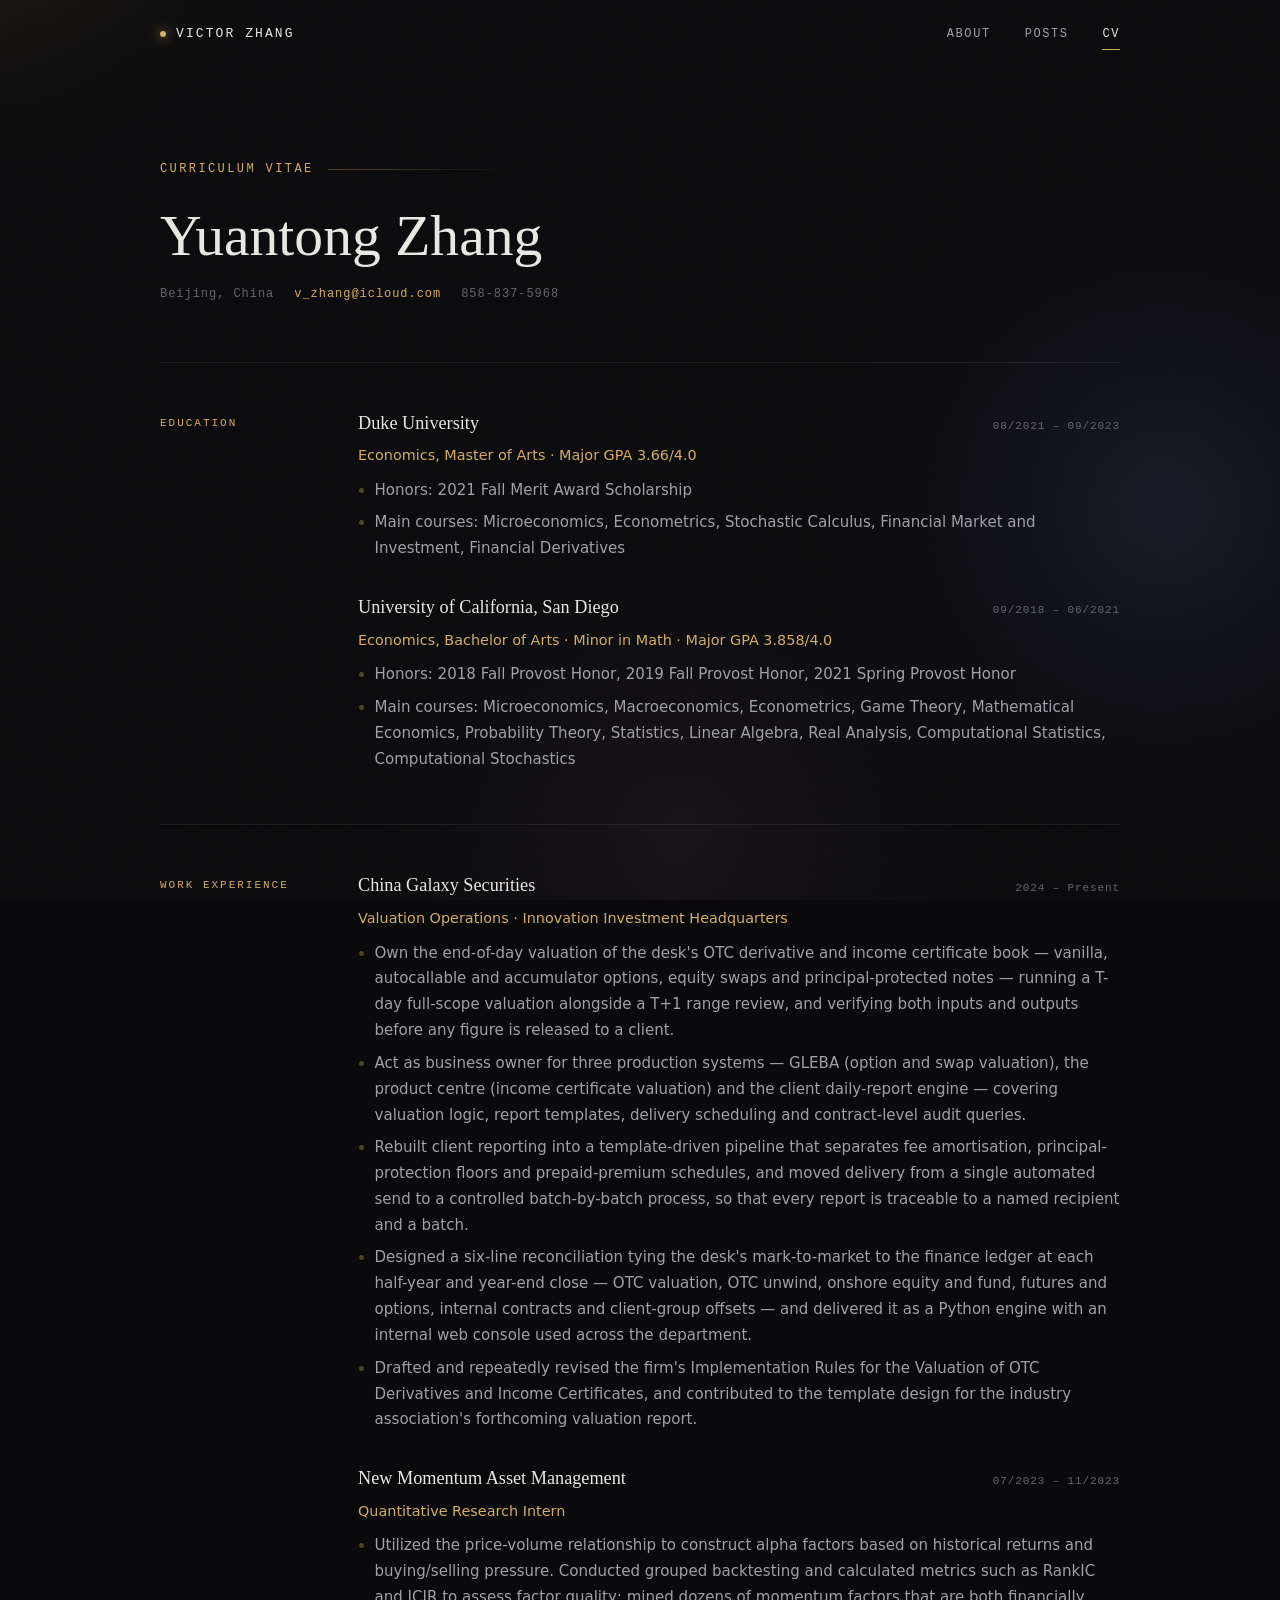
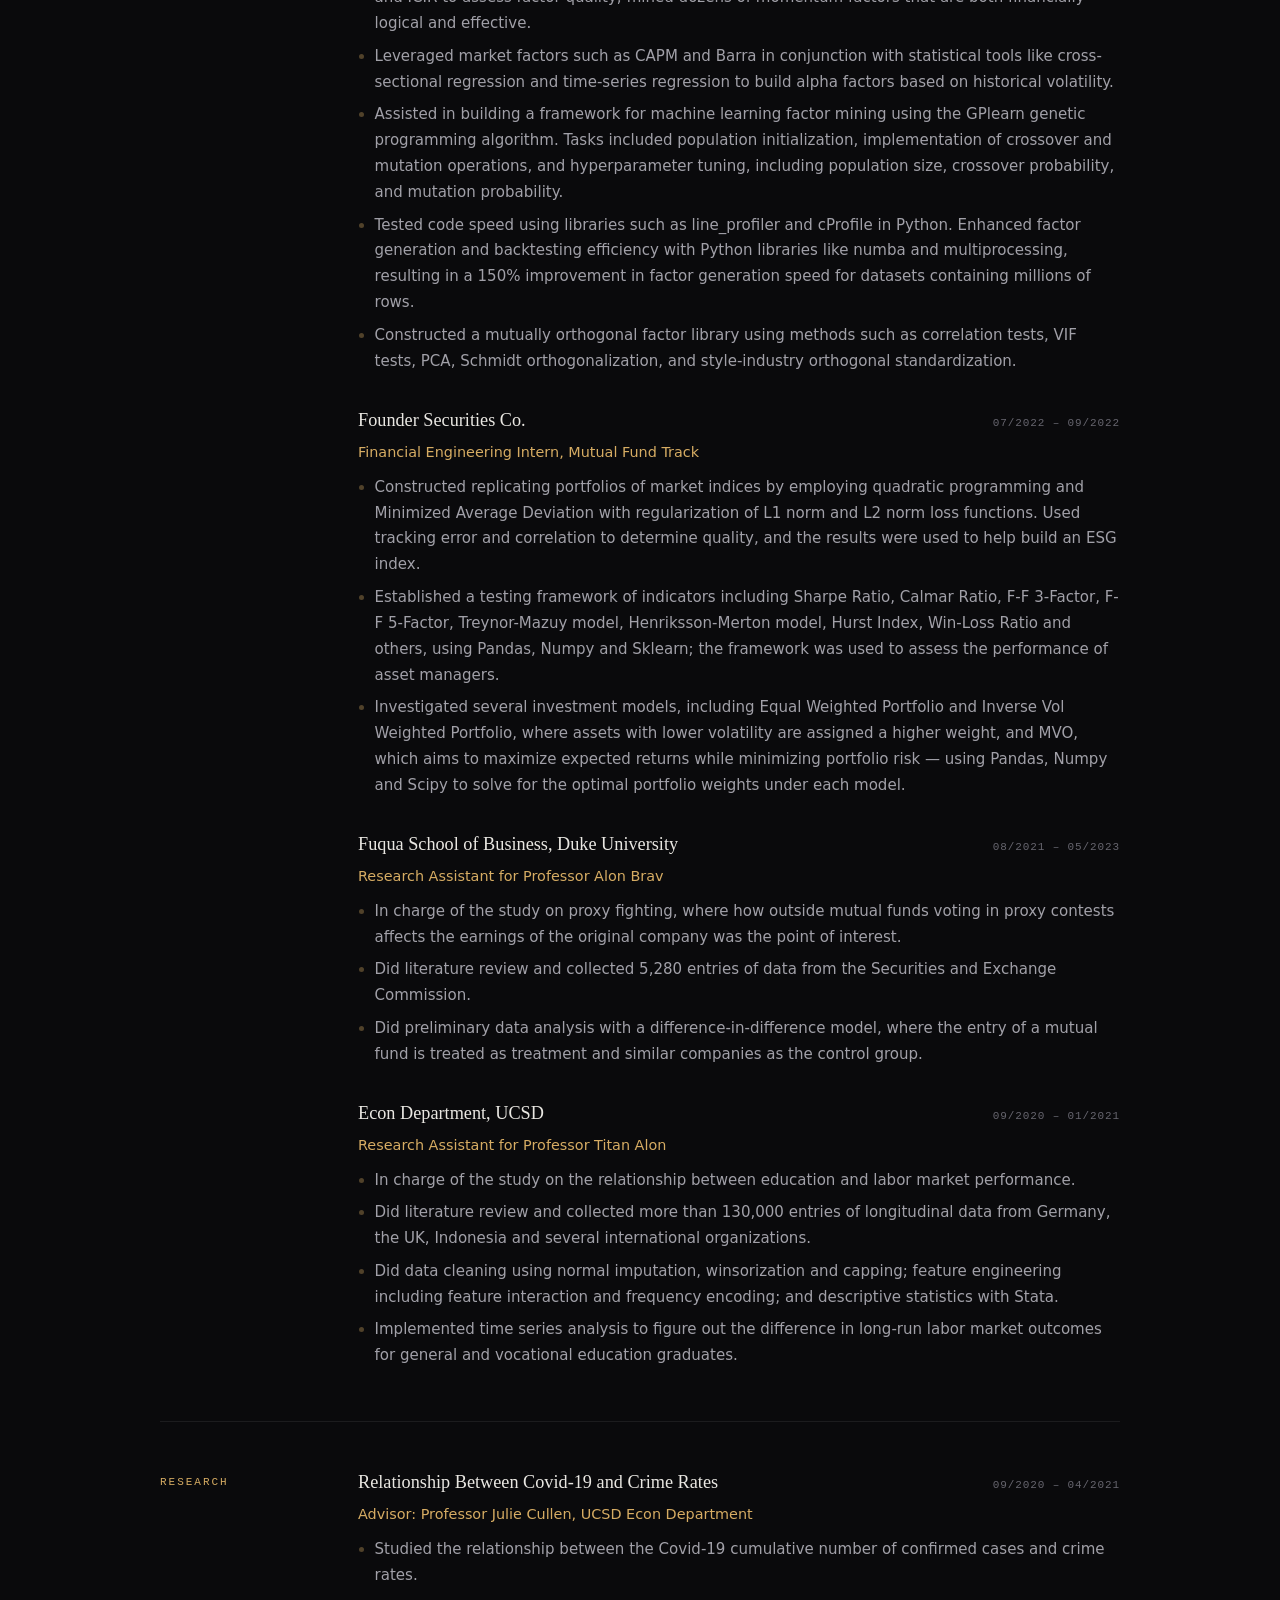
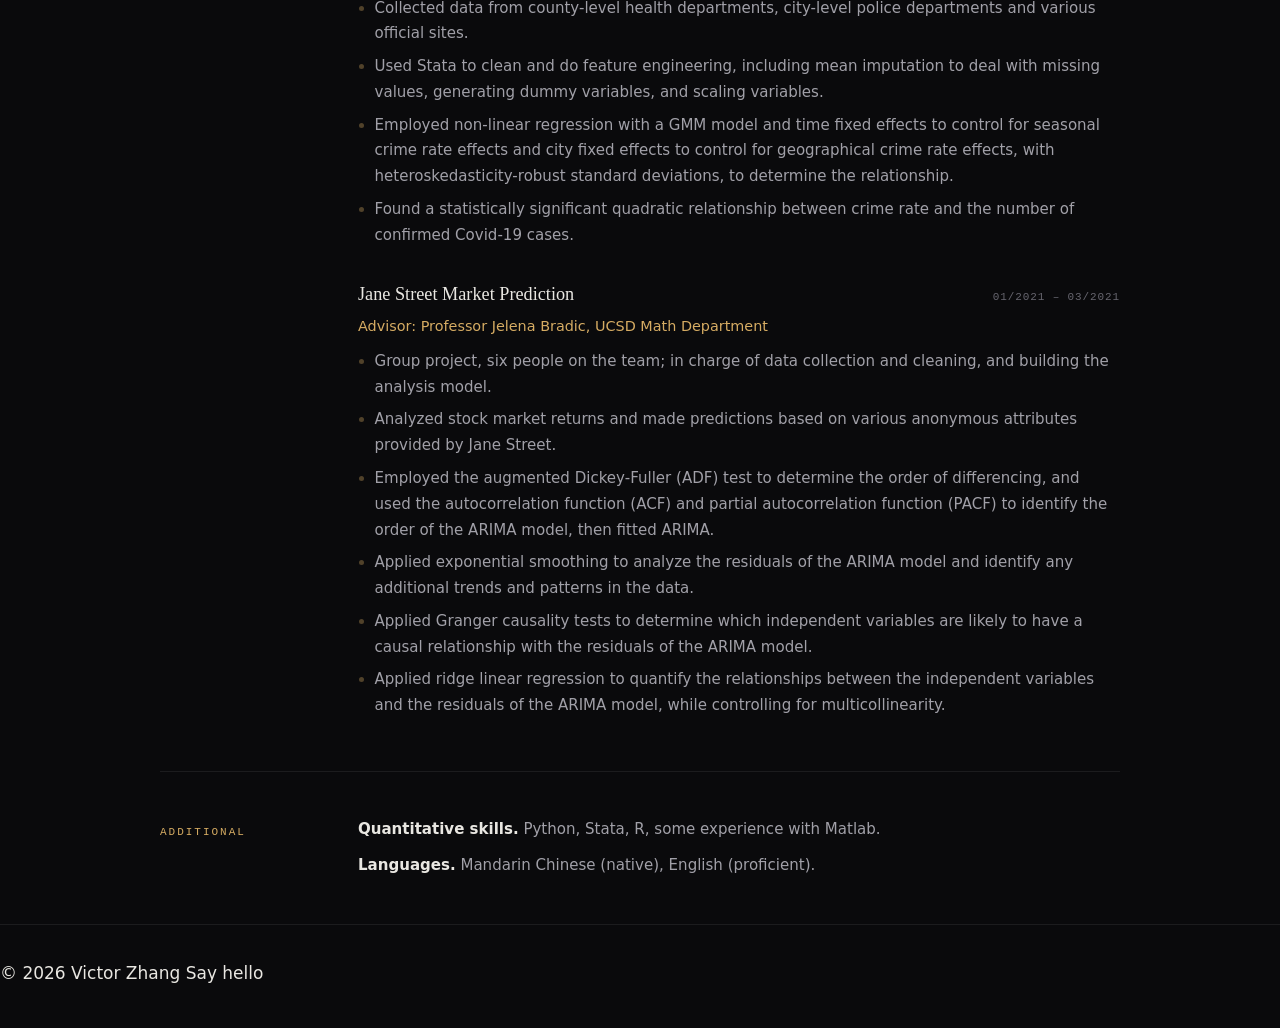
<file: cv/index.html>
<!DOCTYPE html>
<html lang="en">
<head>
<meta charset="utf-8">
<script>document.documentElement.className += ' js';</script>
<meta name="viewport" content="width=device-width, initial-scale=1">
<title>CV — Yuantong (Victor) Zhang</title>
<meta name="description" content="Yuantong (Victor) Zhang — education, work experience, and research.">
<link rel="icon" href="data:image/svg+xml,%3Csvg xmlns='http://www.w3.org/2000/svg' viewBox='0 0 32 32'%3E%3Crect width='32' height='32' rx='7' fill='%230a0a0c'/%3E%3Ctext x='16' y='22' font-family='Georgia,serif' font-size='17' fill='%23d6ac63' text-anchor='middle'%3EV%3C/text%3E%3C/svg%3E">
<link rel="stylesheet" href="/assets/style.css">
</head>
<body>

<!-- AURORA:START -->
<div class="aurora" aria-hidden="true"><span></span><span></span><span></span></div>
<!-- AURORA:END -->
<div class="grain" aria-hidden="true"></div>
<div class="spotlight" aria-hidden="true"></div>

<div class="shell">

  <header class="site-header">
    <div class="wrap">
      <a class="brand" href="/"><i></i><span>Victor Zhang</span></a>
      <!-- NAV:START -->
      <nav class="nav">
        <a href="/">About</a>
        <a href="/posts/">Posts</a>
        <a href="/cv/" aria-current="page">CV</a>
      </nav>
      <!-- NAV:END -->
    </div>
  </header>

  <main>

    <section class="cv-head wrap">
      <p class="kicker">Curriculum Vitae</p>
      <h1>Yuantong Zhang</h1>
      <p class="cv-contact">
        <span>Beijing, China</span>
        <a href="mailto:v_zhang@icloud.com">v_zhang@icloud.com</a>
        <span>858-837-5968</span>
      </p>
    </section>

    <div class="wrap">

      <section class="cv-block reveal">
        <h2>Education</h2>
        <div>
          <div class="cv-item">
            <div class="cv-item-head">
              <h3>Duke University</h3>
              <span class="when">08/2021 – 09/2023</span>
            </div>
            <p class="cv-role">Economics, Master of Arts · Major GPA 3.66/4.0</p>
            <ul>
              <li>Honors: 2021 Fall Merit Award Scholarship</li>
              <li>Main courses: Microeconomics, Econometrics, Stochastic Calculus, Financial Market and Investment, Financial Derivatives</li>
            </ul>
          </div>

          <div class="cv-item">
            <div class="cv-item-head">
              <h3>University of California, San Diego</h3>
              <span class="when">09/2018 – 06/2021</span>
            </div>
            <p class="cv-role">Economics, Bachelor of Arts · Minor in Math · Major GPA 3.858/4.0</p>
            <ul>
              <li>Honors: 2018 Fall Provost Honor, 2019 Fall Provost Honor, 2021 Spring Provost Honor</li>
              <li>Main courses: Microeconomics, Macroeconomics, Econometrics, Game Theory, Mathematical Economics, Probability Theory, Statistics, Linear Algebra, Real Analysis, Computational Statistics, Computational Stochastics</li>
            </ul>
          </div>
        </div>
      </section>

      <section class="cv-block reveal">
        <h2>Work Experience</h2>
        <div>
          <div class="cv-item">
            <div class="cv-item-head">
              <h3>China Galaxy Securities</h3>
              <span class="when">2024 – Present</span>
            </div>
            <p class="cv-role">Valuation Operations · Innovation Investment Headquarters</p>
            <ul>
              <li>Own the end-of-day valuation of the desk's OTC derivative and income certificate book — vanilla, autocallable and accumulator options, equity swaps and principal-protected notes — running a T-day full-scope valuation alongside a T+1 range review, and verifying both inputs and outputs before any figure is released to a client.</li>
              <li>Act as business owner for three production systems — GLEBA (option and swap valuation), the product centre (income certificate valuation) and the client daily-report engine — covering valuation logic, report templates, delivery scheduling and contract-level audit queries.</li>
              <li>Rebuilt client reporting into a template-driven pipeline that separates fee amortisation, principal-protection floors and prepaid-premium schedules, and moved delivery from a single automated send to a controlled batch-by-batch process, so that every report is traceable to a named recipient and a batch.</li>
              <li>Designed a six-line reconciliation tying the desk's mark-to-market to the finance ledger at each half-year and year-end close — OTC valuation, OTC unwind, onshore equity and fund, futures and options, internal contracts and client-group offsets — and delivered it as a Python engine with an internal web console used across the department.</li>
              <li>Drafted and repeatedly revised the firm's Implementation Rules for the Valuation of OTC Derivatives and Income Certificates, and contributed to the template design for the industry association's forthcoming valuation report.</li>
            </ul>
          </div>

          <div class="cv-item">
            <div class="cv-item-head">
              <h3>New Momentum Asset Management</h3>
              <span class="when">07/2023 – 11/2023</span>
            </div>
            <p class="cv-role">Quantitative Research Intern</p>
            <ul>
              <li>Utilized the price-volume relationship to construct alpha factors based on historical returns and buying/selling pressure. Conducted grouped backtesting and calculated metrics such as RankIC and ICIR to assess factor quality; mined dozens of momentum factors that are both financially logical and effective.</li>
              <li>Leveraged market factors such as CAPM and Barra in conjunction with statistical tools like cross-sectional regression and time-series regression to build alpha factors based on historical volatility.</li>
              <li>Assisted in building a framework for machine learning factor mining using the GPlearn genetic programming algorithm. Tasks included population initialization, implementation of crossover and mutation operations, and hyperparameter tuning, including population size, crossover probability, and mutation probability.</li>
              <li>Tested code speed using libraries such as line_profiler and cProfile in Python. Enhanced factor generation and backtesting efficiency with Python libraries like numba and multiprocessing, resulting in a 150% improvement in factor generation speed for datasets containing millions of rows.</li>
              <li>Constructed a mutually orthogonal factor library using methods such as correlation tests, VIF tests, PCA, Schmidt orthogonalization, and style-industry orthogonal standardization.</li>
            </ul>
          </div>

          <div class="cv-item">
            <div class="cv-item-head">
              <h3>Founder Securities Co.</h3>
              <span class="when">07/2022 – 09/2022</span>
            </div>
            <p class="cv-role">Financial Engineering Intern, Mutual Fund Track</p>
            <ul>
              <li>Constructed replicating portfolios of market indices by employing quadratic programming and Minimized Average Deviation with regularization of L1 norm and L2 norm loss functions. Used tracking error and correlation to determine quality, and the results were used to help build an ESG index.</li>
              <li>Established a testing framework of indicators including Sharpe Ratio, Calmar Ratio, F-F 3-Factor, F-F 5-Factor, Treynor-Mazuy model, Henriksson-Merton model, Hurst Index, Win-Loss Ratio and others, using Pandas, Numpy and Sklearn; the framework was used to assess the performance of asset managers.</li>
              <li>Investigated several investment models, including Equal Weighted Portfolio and Inverse Vol Weighted Portfolio, where assets with lower volatility are assigned a higher weight, and MVO, which aims to maximize expected returns while minimizing portfolio risk — using Pandas, Numpy and Scipy to solve for the optimal portfolio weights under each model.</li>
            </ul>
          </div>

          <div class="cv-item">
            <div class="cv-item-head">
              <h3>Fuqua School of Business, Duke University</h3>
              <span class="when">08/2021 – 05/2023</span>
            </div>
            <p class="cv-role">Research Assistant for Professor Alon Brav</p>
            <ul>
              <li>In charge of the study on proxy fighting, where how outside mutual funds voting in proxy contests affects the earnings of the original company was the point of interest.</li>
              <li>Did literature review and collected 5,280 entries of data from the Securities and Exchange Commission.</li>
              <li>Did preliminary data analysis with a difference-in-difference model, where the entry of a mutual fund is treated as treatment and similar companies as the control group.</li>
            </ul>
          </div>

          <div class="cv-item">
            <div class="cv-item-head">
              <h3>Econ Department, UCSD</h3>
              <span class="when">09/2020 – 01/2021</span>
            </div>
            <p class="cv-role">Research Assistant for Professor Titan Alon</p>
            <ul>
              <li>In charge of the study on the relationship between education and labor market performance.</li>
              <li>Did literature review and collected more than 130,000 entries of longitudinal data from Germany, the UK, Indonesia and several international organizations.</li>
              <li>Did data cleaning using normal imputation, winsorization and capping; feature engineering including feature interaction and frequency encoding; and descriptive statistics with Stata.</li>
              <li>Implemented time series analysis to figure out the difference in long-run labor market outcomes for general and vocational education graduates.</li>
            </ul>
          </div>
        </div>
      </section>

      <section class="cv-block reveal">
        <h2>Research</h2>
        <div>
          <div class="cv-item">
            <div class="cv-item-head">
              <h3>Relationship Between Covid-19 and Crime Rates</h3>
              <span class="when">09/2020 – 04/2021</span>
            </div>
            <p class="cv-role">Advisor: Professor Julie Cullen, UCSD Econ Department</p>
            <ul>
              <li>Studied the relationship between the Covid-19 cumulative number of confirmed cases and crime rates.</li>
              <li>Collected data from county-level health departments, city-level police departments and various official sites.</li>
              <li>Used Stata to clean and do feature engineering, including mean imputation to deal with missing values, generating dummy variables, and scaling variables.</li>
              <li>Employed non-linear regression with a GMM model and time fixed effects to control for seasonal crime rate effects and city fixed effects to control for geographical crime rate effects, with heteroskedasticity-robust standard deviations, to determine the relationship.</li>
              <li>Found a statistically significant quadratic relationship between crime rate and the number of confirmed Covid-19 cases.</li>
            </ul>
          </div>

          <div class="cv-item">
            <div class="cv-item-head">
              <h3>Jane Street Market Prediction</h3>
              <span class="when">01/2021 – 03/2021</span>
            </div>
            <p class="cv-role">Advisor: Professor Jelena Bradic, UCSD Math Department</p>
            <ul>
              <li>Group project, six people on the team; in charge of data collection and cleaning, and building the analysis model.</li>
              <li>Analyzed stock market returns and made predictions based on various anonymous attributes provided by Jane Street.</li>
              <li>Employed the augmented Dickey-Fuller (ADF) test to determine the order of differencing, and used the autocorrelation function (ACF) and partial autocorrelation function (PACF) to identify the order of the ARIMA model, then fitted ARIMA.</li>
              <li>Applied exponential smoothing to analyze the residuals of the ARIMA model and identify any additional trends and patterns in the data.</li>
              <li>Applied Granger causality tests to determine which independent variables are likely to have a causal relationship with the residuals of the ARIMA model.</li>
              <li>Applied ridge linear regression to quantify the relationships between the independent variables and the residuals of the ARIMA model, while controlling for multicollinearity.</li>
            </ul>
          </div>
        </div>
      </section>

      <section class="cv-block reveal">
        <h2>Additional</h2>
        <div>
          <p class="cv-note"><strong style="color:var(--ink)">Quantitative skills.</strong> Python, Stata, R, some experience with Matlab.</p>
          <p class="cv-note" style="margin-top:10px"><strong style="color:var(--ink)">Languages.</strong> Mandarin Chinese (native), English (proficient).</p>
        </div>
      </section>

    </div>

  </main>

  <footer class="site-footer">
    <!-- FOOTER:START -->
    <span>© <span data-year></span> Victor Zhang</span>
    <span><a href="mailto:v_zhang@icloud.com">Say hello</a></span>
    <!-- FOOTER:END -->
  </footer>

</div>

<script src="/assets/main.js"></script>
</body>
</html>
</file>
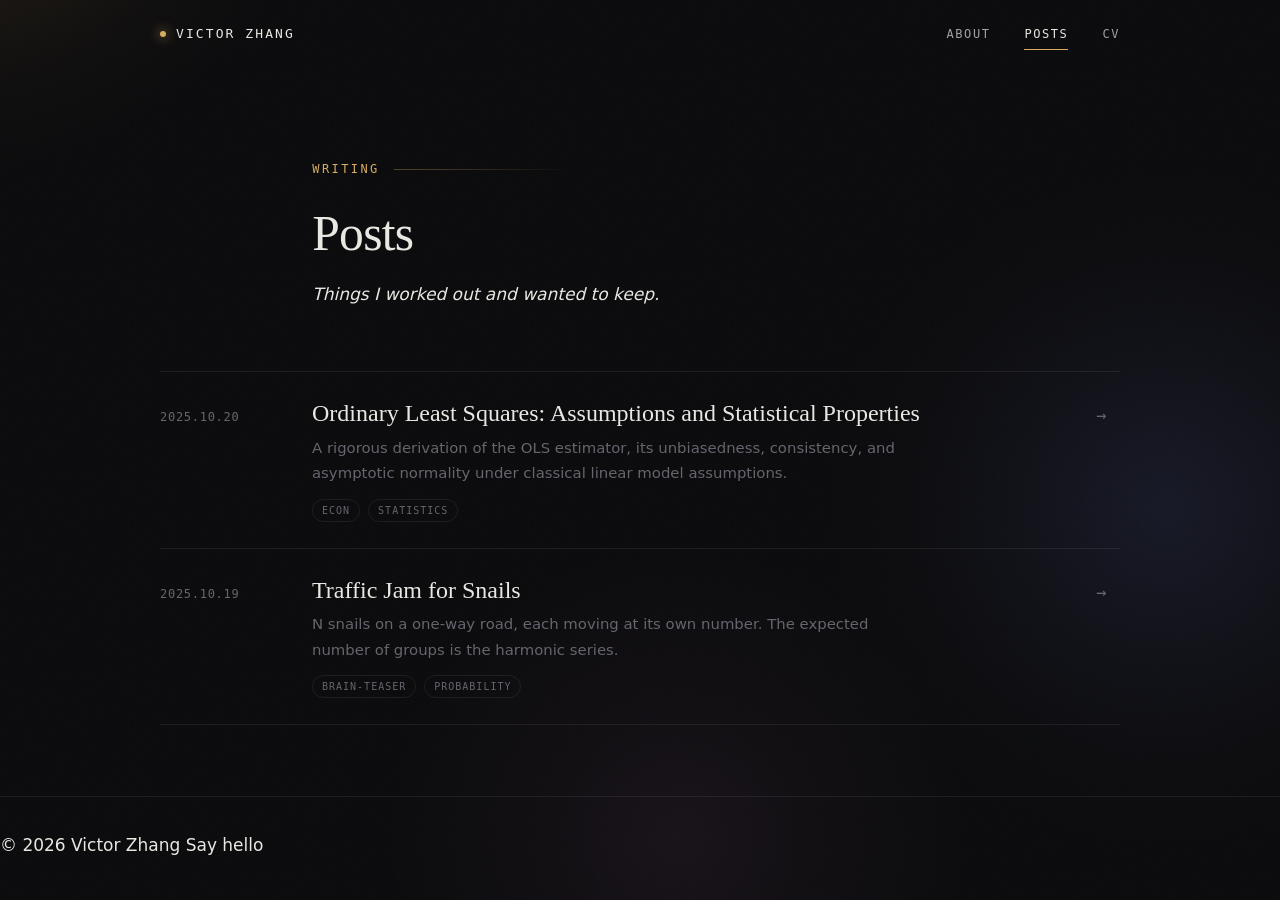
<file: posts/index.html>
<!DOCTYPE html>
<html lang="en">
<head>
<meta charset="utf-8">
<script>document.documentElement.className += ' js';</script>
<meta name="viewport" content="width=device-width, initial-scale=1">
<title>Posts — Victor Zhang</title>
<meta name="description" content="Notes on statistics, markets, and problems worth chewing on.">
<link rel="icon" href="data:image/svg+xml,%3Csvg xmlns='http://www.w3.org/2000/svg' viewBox='0 0 32 32'%3E%3Crect width='32' height='32' rx='7' fill='%230a0a0c'/%3E%3Ctext x='16' y='22' font-family='Georgia,serif' font-size='17' fill='%23d6ac63' text-anchor='middle'%3EV%3C/text%3E%3C/svg%3E">
<link rel="stylesheet" href="/assets/style.css">
</head>
<body>

<!-- AURORA:START -->
<div class="aurora" aria-hidden="true"><span></span><span></span><span></span></div>
<!-- AURORA:END -->
<div class="grain" aria-hidden="true"></div>
<div class="spotlight" aria-hidden="true"></div>

<div class="shell">

  <header class="site-header">
    <div class="wrap">
      <a class="brand" href="/"><i></i><span>Victor Zhang</span></a>
      <!-- NAV:START -->
      <nav class="nav">
        <a href="/">About</a>
        <a href="/posts/" aria-current="page">Posts</a>
        <a href="/cv/">CV</a>
      </nav>
      <!-- NAV:END -->
    </div>
  </header>

  <main>

    <section class="article-head wrap">
      <p class="kicker">Writing</p>
      <h1>Posts</h1>
      <p class="tagline" style="margin-top:18px;opacity:1;animation:none;font-style:italic;">Things I worked out and wanted to keep.</p>
    </section>

    <div class="wrap">
      <div class="post-list reveal">
        <!-- POSTLIST:START -->
        <a class="post-row" href="/posts/ols/">
          <time datetime="2025-10-20">2025.10.20</time>
          <div>
            <h3>Ordinary Least Squares: Assumptions and Statistical Properties</h3>
            <p>A rigorous derivation of the OLS estimator, its unbiasedness, consistency, and asymptotic normality under classical linear model assumptions.</p>
            <div class="tags"><span>econ</span><span>statistics</span></div>
          </div>
          <span class="go" aria-hidden="true">→</span>
        </a>


        <a class="post-row" href="/posts/snail/">
          <time datetime="2025-10-19">2025.10.19</time>
          <div>
            <h3>Traffic Jam for Snails</h3>
            <p>N snails on a one-way road, each moving at its own number. The expected number of groups is the harmonic series.</p>
            <div class="tags"><span>brain-teaser</span><span>probability</span></div>
          </div>
          <span class="go" aria-hidden="true">→</span>
        </a>
        <!-- POSTLIST:END -->
      </div>
    </div>

  </main>

  <footer class="site-footer">
    <!-- FOOTER:START -->
    <span>© <span data-year></span> Victor Zhang</span>
    <span><a href="mailto:v_zhang@icloud.com">Say hello</a></span>
    <!-- FOOTER:END -->
  </footer>

</div>

<script src="/assets/main.js"></script>
</body>
</html>
</file>
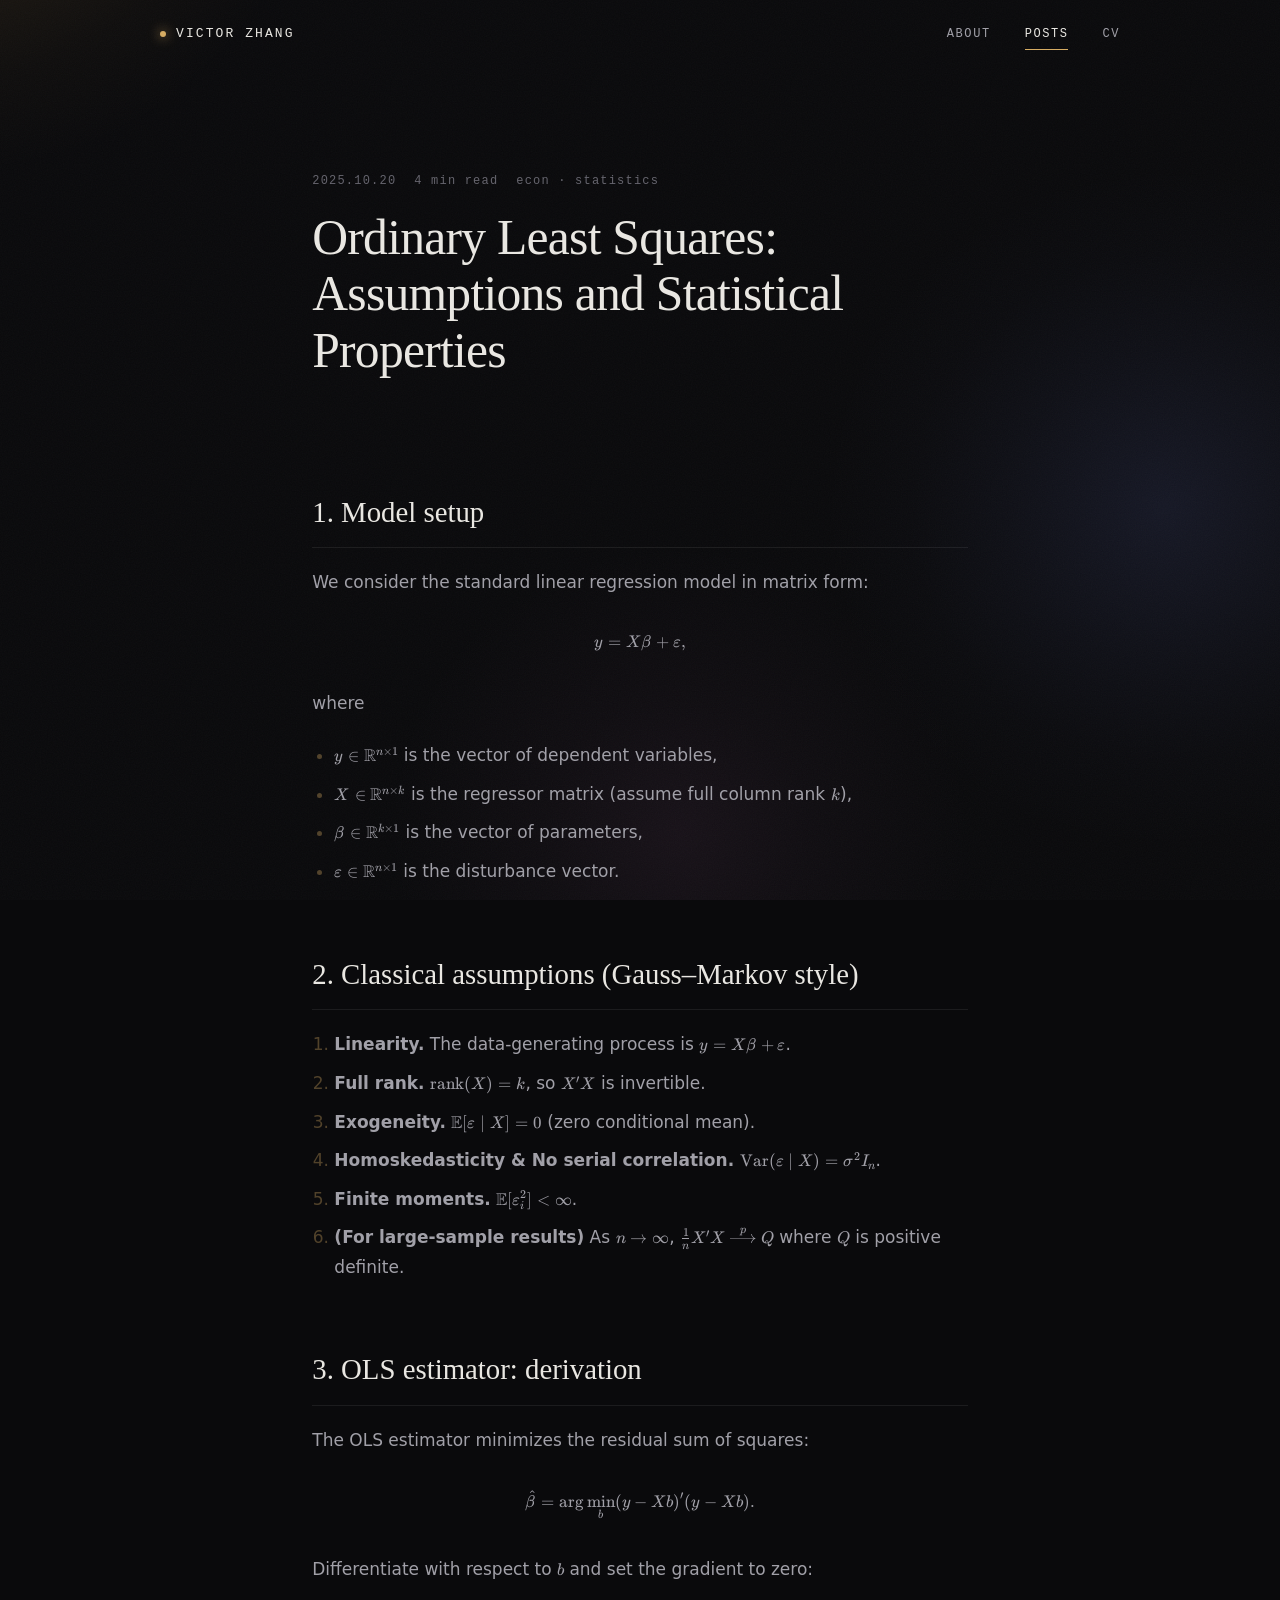
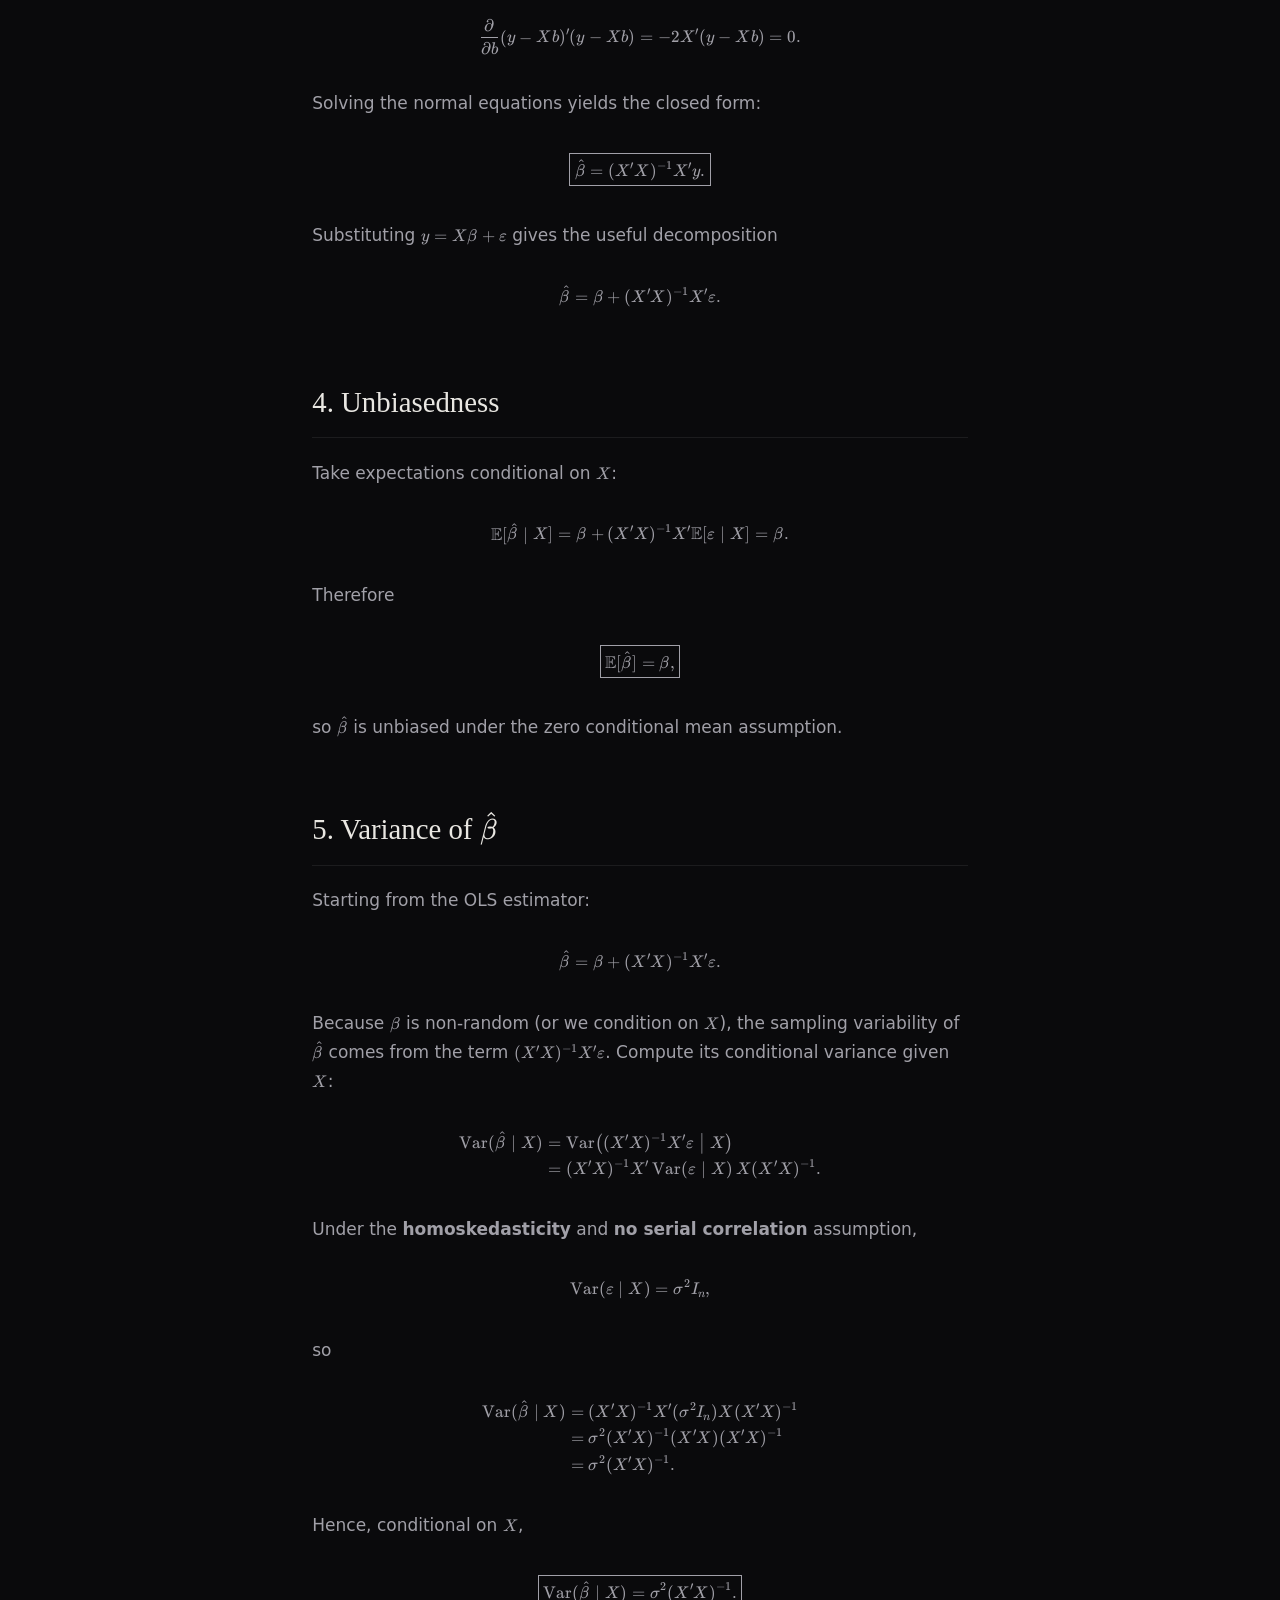
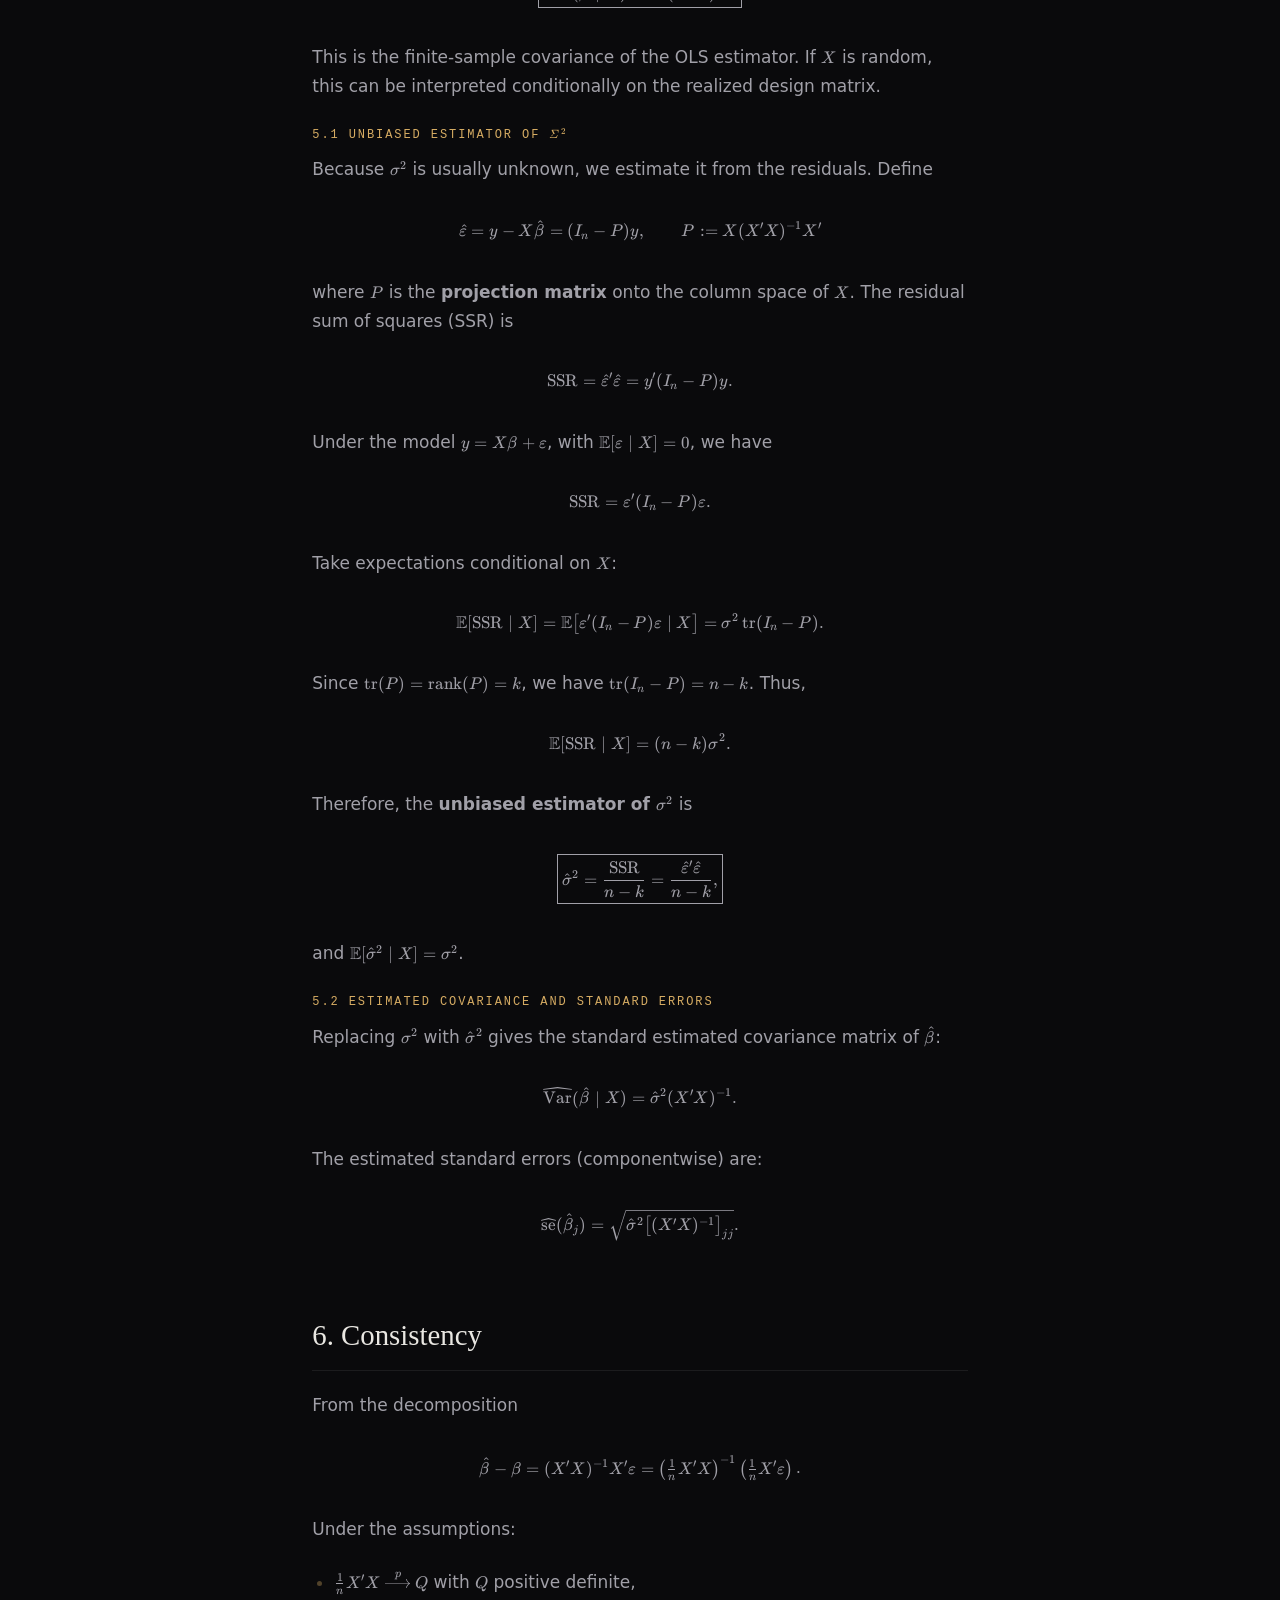
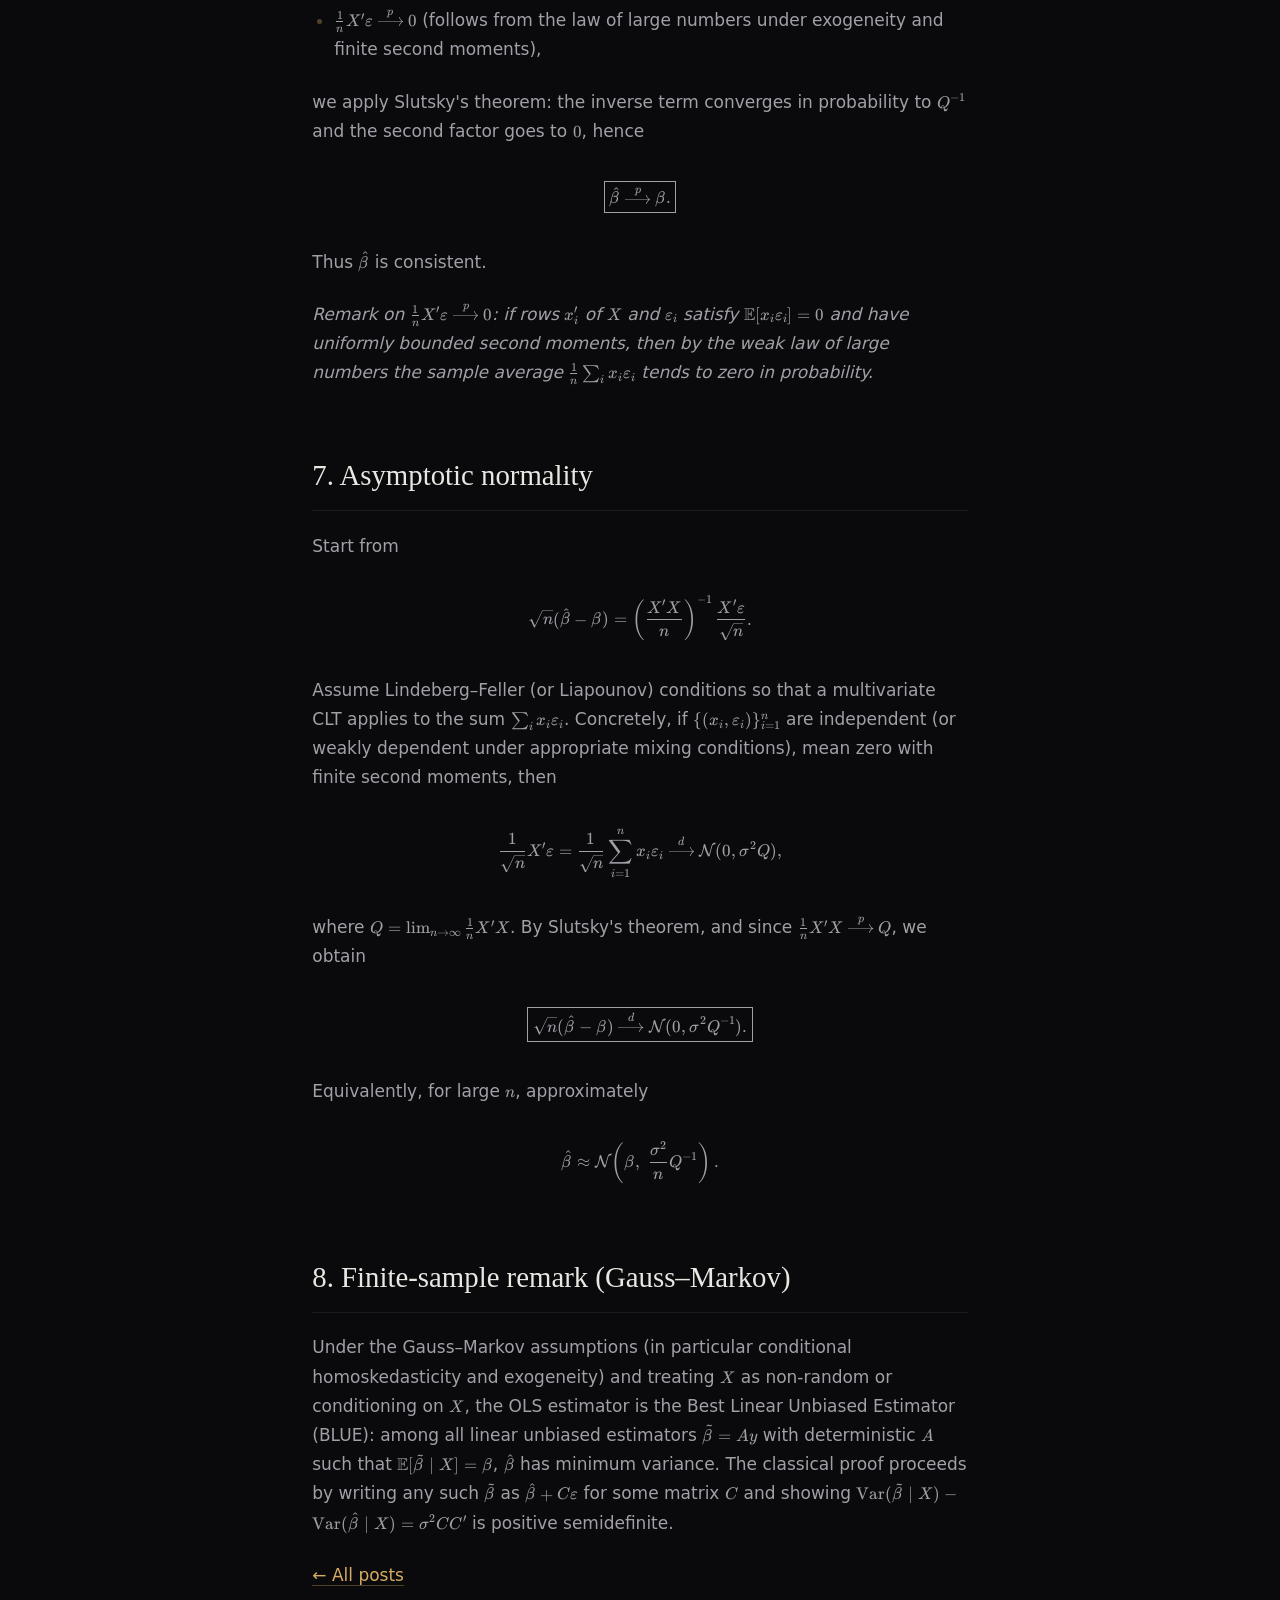
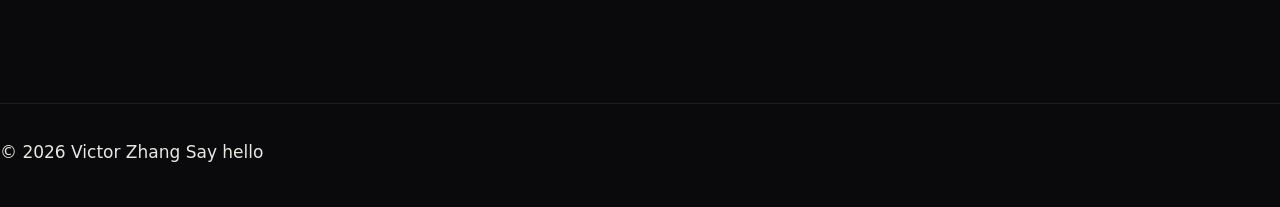
<file: posts/ols/index.html>
<!DOCTYPE html>
<html lang="en">
<head>
<meta charset="utf-8">
<script>document.documentElement.className += ' js';</script>
<meta name="viewport" content="width=device-width, initial-scale=1">
<title>Ordinary Least Squares: Assumptions and Statistical Properties — Victor Zhang</title>
<meta name="description" content="A rigorous derivation of the OLS estimator, its unbiasedness, consistency, and asymptotic normality under classical linear model assumptions.">
<meta name="post:tags" content="econ, statistics">
<link rel="icon" href="data:image/svg+xml,%3Csvg xmlns='http://www.w3.org/2000/svg' viewBox='0 0 32 32'%3E%3Crect width='32' height='32' rx='7' fill='%230a0a0c'/%3E%3Ctext x='16' y='22' font-family='Georgia,serif' font-size='17' fill='%23d6ac63' text-anchor='middle'%3EV%3C/text%3E%3C/svg%3E">
<link rel="stylesheet" href="/assets/katex/katex.min.css">
<link rel="stylesheet" href="/assets/style.css">
</head>
<body>

<!-- AURORA:START -->
<div class="aurora" aria-hidden="true"><span></span><span></span><span></span></div>
<!-- AURORA:END -->
<div class="grain" aria-hidden="true"></div>
<div class="spotlight" aria-hidden="true"></div>
<div class="reading-progress" aria-hidden="true"></div>

<div class="shell">

  <header class="site-header">
    <div class="wrap">
      <a class="brand" href="/"><i></i><span>Victor Zhang</span></a>
      <!-- NAV:START -->
      <nav class="nav">
        <a href="/">About</a>
        <a href="/posts/" aria-current="page">Posts</a>
        <a href="/cv/">CV</a>
      </nav>
      <!-- NAV:END -->
    </div>
  </header>

  <main>

    <section class="article-head wrap">
      <p class="article-meta">
        <time datetime="2025-10-20">2025.10.20</time>
        <span>4 min read</span>
        <span>econ · statistics</span>
      </p>
      <h1>Ordinary Least Squares: Assumptions and Statistical Properties</h1>
    </section>

    <article class="article-body wrap">
      <!-- BODY:START -->
      <h2>1. Model setup</h2>
      <p>We consider the standard linear regression model in matrix form:</p>
      <p>$$
      y = X\beta + \varepsilon,
      $$</p>
      <p>where</p>
      <ul>
      <li>$y \in \mathbb{R}^{n\times 1}$ is the vector of dependent variables,</li>
      <li>$X \in \mathbb{R}^{n\times k}$ is the regressor matrix (assume full column rank $k$),</li>
      <li>$\beta \in \mathbb{R}^{k\times 1}$ is the vector of parameters,</li>
      <li>$\varepsilon \in \mathbb{R}^{n\times 1}$ is the disturbance vector.</li>
      </ul>
      <h2>2. Classical assumptions (Gauss–Markov style)</h2>
      <ol>
      <li><strong>Linearity.</strong> The data-generating process is $y = X\beta + \varepsilon$.</li>
      <li><strong>Full rank.</strong> $\mathrm{rank}(X)=k$, so $X'X$ is invertible.</li>
      <li><strong>Exogeneity.</strong> $\mathbb{E}[\varepsilon\mid X]=0$ (zero conditional mean).</li>
      <li><strong>Homoskedasticity &amp; No serial correlation.</strong> $\mathrm{Var}(\varepsilon\mid X)=\sigma^2 I_n$.</li>
      <li><strong>Finite moments.</strong> $\mathbb{E}[\varepsilon_i^2]&lt;\infty$.</li>
      <li><strong>(For large-sample results)</strong> As $n\to\infty$, $\frac{1}{n}X'X \xrightarrow{p} Q$ where $Q$ is positive definite.</li>
      </ol>
      <h2>3. OLS estimator: derivation</h2>
      <p>The OLS estimator minimizes the residual sum of squares:</p>
      <p>$$
      \hat\beta = \arg\min_b (y-Xb)'(y-Xb).
      $$</p>
      <p>Differentiate with respect to $b$ and set the gradient to zero:</p>
      <p>$$
      \frac{\partial}{\partial b} (y-Xb)'(y-Xb) = -2X'(y-Xb) = 0.
      $$</p>
      <p>Solving the normal equations yields the closed form:</p>
      <p>$$
      \boxed{\hat\beta = (X'X)^{-1}X'y.}
      $$</p>
      <p>Substituting $y=X\beta+\varepsilon$ gives the useful decomposition</p>
      <p>$$
      \hat\beta = \beta + (X'X)^{-1}X'\varepsilon.
      $$</p>
      <h2>4. Unbiasedness</h2>
      <p>Take expectations conditional on $X$:</p>
      <p>$$
      \mathbb{E}[\hat\beta\mid X] = \beta + (X'X)^{-1}X'\mathbb{E}[\varepsilon\mid X] = \beta.
      $$</p>
      <p>Therefore</p>
      <p>$$
      \boxed{\mathbb{E}[\hat\beta]=\beta,}
      $$</p>
      <p>so $\hat\beta$ is unbiased under the zero conditional mean assumption.</p>
      <h2>5. Variance of $\hat\beta$</h2>
      <p>Starting from the OLS estimator:</p>
      <p>$$
      \hat\beta = \beta + (X'X)^{-1}X'\varepsilon.
      $$</p>
      <p>Because $\beta$ is non-random (or we condition on $X$), the sampling variability of $\hat\beta$ comes from the term $(X'X)^{-1}X'\varepsilon$. Compute its conditional variance given $X$:</p>
      <p>$$
      \begin{aligned}
      \mathrm{Var}(\hat\beta\mid X)
      &amp;= \mathrm{Var}\!\left((X'X)^{-1}X'\varepsilon \;\middle|\; X\right) \\
      &amp;= (X'X)^{-1}X'\,\mathrm{Var}(\varepsilon\mid X)\,X(X'X)^{-1}.
      \end{aligned}
      $$</p>
      <p>Under the <strong>homoskedasticity</strong> and <strong>no serial correlation</strong> assumption,</p>
      <p>$$
      \mathrm{Var}(\varepsilon\mid X)=\sigma^2 I_n,
      $$</p>
      <p>so</p>
      <p>$$
      \begin{aligned}
      \mathrm{Var}(\hat\beta\mid X)
      &amp;= (X'X)^{-1}X'(\sigma^2 I_n)X(X'X)^{-1} \\
      &amp;= \sigma^2 (X'X)^{-1}(X'X)(X'X)^{-1} \\
      &amp;= \sigma^2 (X'X)^{-1}.
      \end{aligned}
      $$</p>
      <p>Hence, conditional on $X$,</p>
      <p>$$
      \boxed{\mathrm{Var}(\hat\beta\mid X)=\sigma^2 (X'X)^{-1}.}
      $$</p>
      <p>This is the finite-sample covariance of the OLS estimator. If $X$ is random, this can be interpreted conditionally on the realized design matrix.</p>
      <h3>5.1 Unbiased estimator of $\sigma^2$</h3>
      <p>Because $\sigma^2$ is usually unknown, we estimate it from the residuals. Define</p>
      <p>$$
      \hat\varepsilon = y - X\hat\beta = (I_n - P)y,
      \qquad P := X(X'X)^{-1}X'
      $$</p>
      <p>where $P$ is the <strong>projection matrix</strong> onto the column space of $X$. The residual sum of squares (SSR) is</p>
      <p>$$
      \mathrm{SSR} = \hat\varepsilon'\hat\varepsilon = y'(I_n - P)y.
      $$</p>
      <p>Under the model $y = X\beta + \varepsilon$, with $\mathbb{E}[\varepsilon\mid X]=0$, we have</p>
      <p>$$
      \mathrm{SSR} = \varepsilon'(I_n - P)\varepsilon.
      $$</p>
      <p>Take expectations conditional on $X$:</p>
      <p>$$
      \mathbb{E}[\mathrm{SSR}\mid X]
      = \mathbb{E}\big[\varepsilon'(I_n-P)\varepsilon \mid X\big]
      = \sigma^2\,\mathrm{tr}(I_n - P).
      $$</p>
      <p>Since $\mathrm{tr}(P)=\mathrm{rank}(P)=k$, we have $\mathrm{tr}(I_n - P)=n-k$. Thus,</p>
      <p>$$
      \mathbb{E}[\mathrm{SSR}\mid X] = (n-k)\sigma^2.
      $$</p>
      <p>Therefore, the <strong>unbiased estimator of $\sigma^2$</strong> is</p>
      <p>$$
      \boxed{\hat\sigma^2 = \frac{\mathrm{SSR}}{n-k} = \frac{\hat\varepsilon'\hat\varepsilon}{n-k},}
      $$</p>
      <p>and $\mathbb{E}[\hat\sigma^2\mid X] = \sigma^2$.</p>
      <h3>5.2 Estimated covariance and standard errors</h3>
      <p>Replacing $\sigma^2$ with $\hat\sigma^2$ gives the standard estimated covariance matrix of $\hat\beta$:</p>
      <p>$$
      \widehat{\mathrm{Var}}(\hat\beta\mid X) = \hat\sigma^2 (X'X)^{-1}.
      $$</p>
      <p>The estimated standard errors (componentwise) are:</p>
      <p>$$
      \widehat{\mathrm{se}}(\hat\beta_j) = \sqrt{\hat\sigma^2 \big[(X'X)^{-1}\big]_{jj}}.
      $$</p>
      <h2>6. Consistency</h2>
      <p>From the decomposition</p>
      <p>$$
      \hat\beta - \beta = (X'X)^{-1}X'\varepsilon
      = \left(\tfrac{1}{n}X'X\right)^{-1}\left(\tfrac{1}{n}X'\varepsilon\right).
      $$</p>
      <p>Under the assumptions:</p>
      <ul>
      <li>$\tfrac{1}{n}X'X \xrightarrow{p} Q$ with $Q$ positive definite,</li>
      <li>$\tfrac{1}{n}X'\varepsilon \xrightarrow{p} 0$ (follows from the law of large numbers under exogeneity and finite second moments),</li>
      </ul>
      <p>we apply Slutsky's theorem: the inverse term converges in probability to $Q^{-1}$ and the second factor goes to $0$, hence</p>
      <p>$$
      \boxed{\hat\beta \xrightarrow{p} \beta.}
      $$</p>
      <p>Thus $\hat\beta$ is consistent.</p>
      <p><em>Remark on $\tfrac{1}{n}X'\varepsilon \xrightarrow{p} 0$: if rows $x_i'$ of $X$ and $\varepsilon_i$ satisfy $\mathbb{E}[x_i\varepsilon_i]=0$ and have uniformly bounded second moments, then by the weak law of large numbers the sample average $\frac{1}{n}\sum_i x_i\varepsilon_i$ tends to zero in probability.</em></p>
      <h2>7. Asymptotic normality</h2>
      <p>Start from</p>
      <p>$$
      \sqrt{n}(\hat\beta-\beta) = \left(\frac{X'X}{n}\right)^{-1}\frac{X'\varepsilon}{\sqrt{n}}.
      $$</p>
      <p>Assume Lindeberg–Feller (or Liapounov) conditions so that a multivariate CLT applies to the sum $\sum_i x_i\varepsilon_i$. Concretely, if $\{(x_i,\varepsilon_i)\}_{i=1}^n$ are independent (or weakly dependent under appropriate mixing conditions), mean zero with finite second moments, then</p>
      <p>$$
      \frac{1}{\sqrt{n}}X'\varepsilon = \frac{1}{\sqrt{n}}\sum_{i=1}^n x_i\varepsilon_i \xrightarrow{d} \mathcal{N}(0,\sigma^2 Q),
      $$</p>
      <p>where $Q=\lim_{n\to\infty}\frac{1}{n}X'X$. By Slutsky's theorem, and since $\frac{1}{n}X'X \xrightarrow{p} Q$, we obtain</p>
      <p>$$
      \boxed{\sqrt{n}(\hat\beta-\beta)\xrightarrow{d}\mathcal{N}(0,\sigma^2 Q^{-1}).}
      $$</p>
      <p>Equivalently, for large $n$, approximately</p>
      <p>$$
      \hat\beta \approx \mathcal{N}\!\left(\beta,\;\frac{\sigma^2}{n}Q^{-1}\right).
      $$</p>
      <h2>8. Finite-sample remark (Gauss–Markov)</h2>
      <p>Under the Gauss–Markov assumptions (in particular conditional homoskedasticity and exogeneity) and treating $X$ as non-random or conditioning on $X$, the OLS estimator is the Best Linear Unbiased Estimator (BLUE): among all linear unbiased estimators $\tilde\beta = A y$ with deterministic $A$ such that $\mathbb{E}[\tilde\beta\mid X]=\beta$, $\hat\beta$ has minimum variance. The classical proof proceeds by writing any such $\tilde\beta$ as $\hat\beta + C\varepsilon$ for some matrix $C$ and showing $\mathrm{Var}(\tilde\beta\mid X)-\mathrm{Var}(\hat\beta\mid X)=\sigma^2 CC'$ is positive semidefinite.</p>
      <!-- BODY:END -->
      <p><a href="/posts/">← All posts</a></p>
    </article>

  </main>

  <footer class="site-footer">
    <!-- FOOTER:START -->
    <span>© <span data-year></span> Victor Zhang</span>
    <span><a href="mailto:v_zhang@icloud.com">Say hello</a></span>
    <!-- FOOTER:END -->
  </footer>

</div>

<script src="/assets/katex/katex.min.js"></script>
<script src="/assets/katex/auto-render.min.js"></script>
<script src="/assets/main.js"></script>
</body>
</html>
</file>
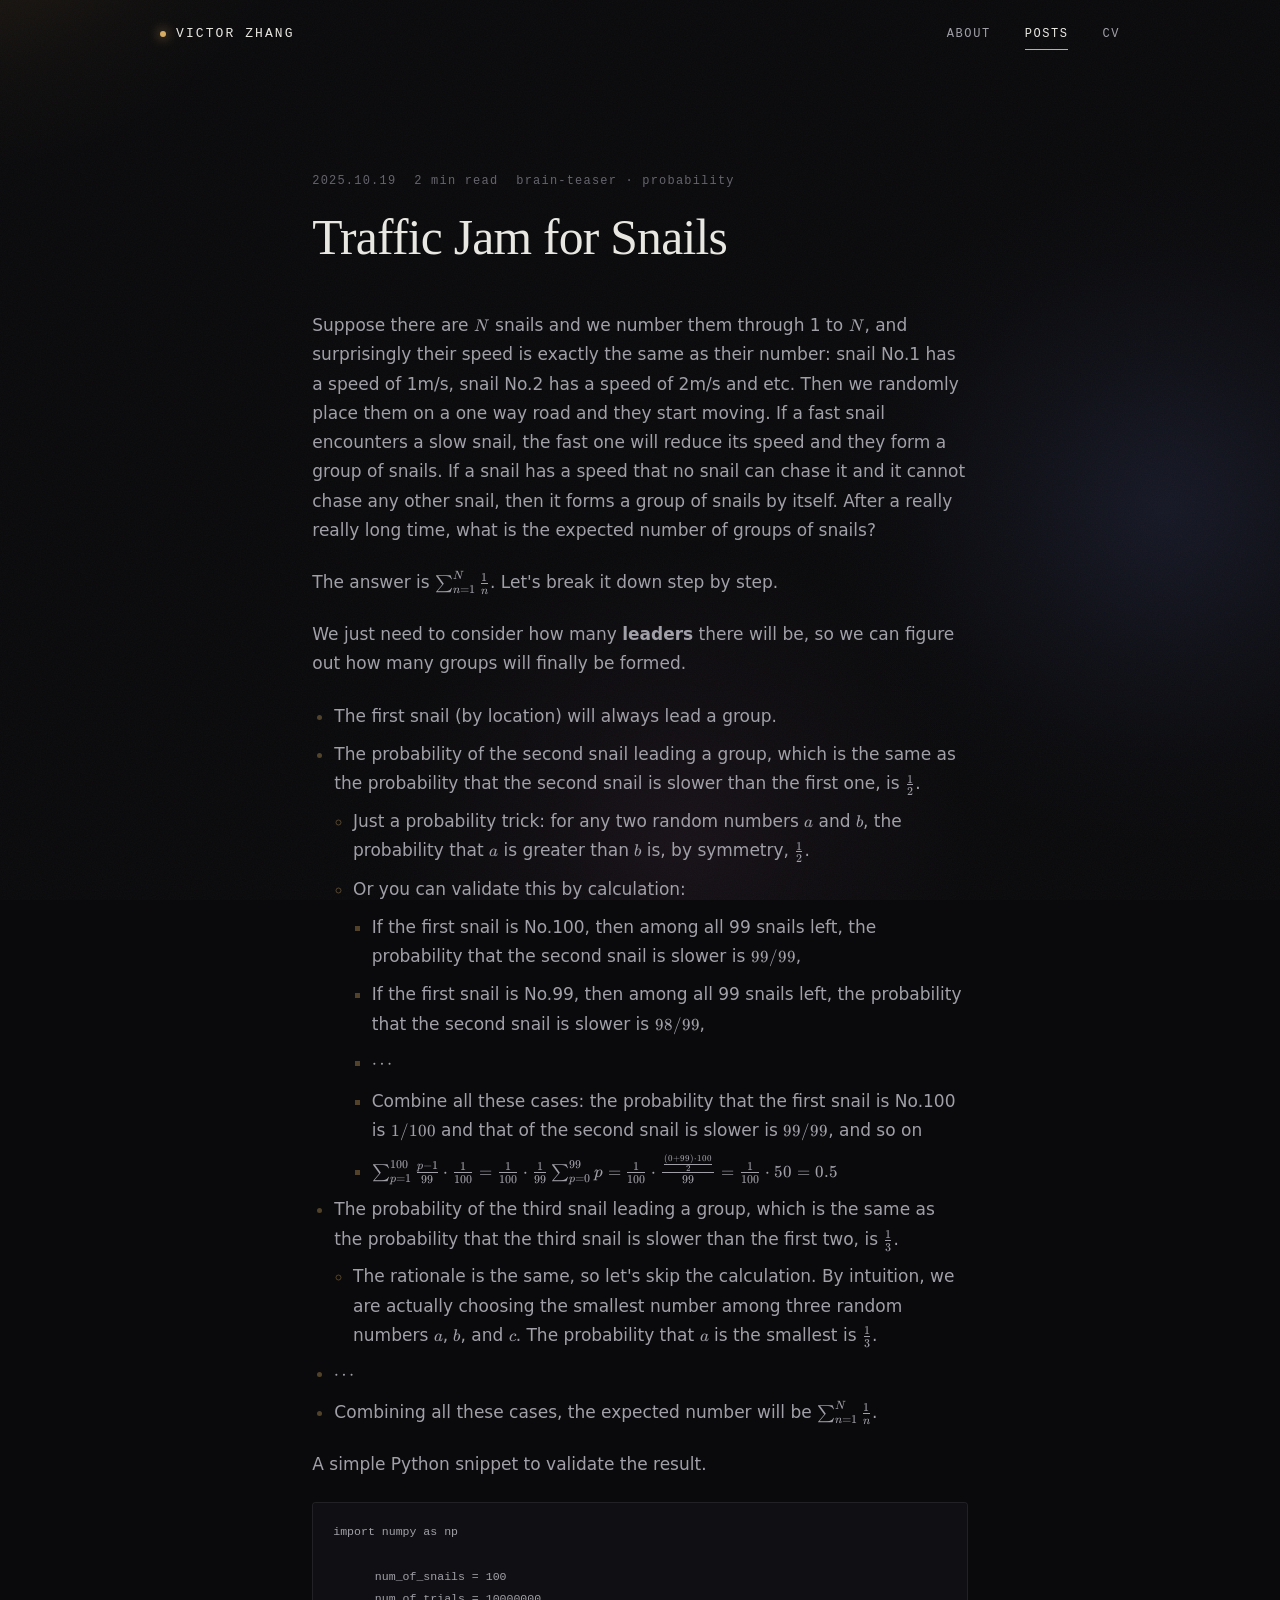
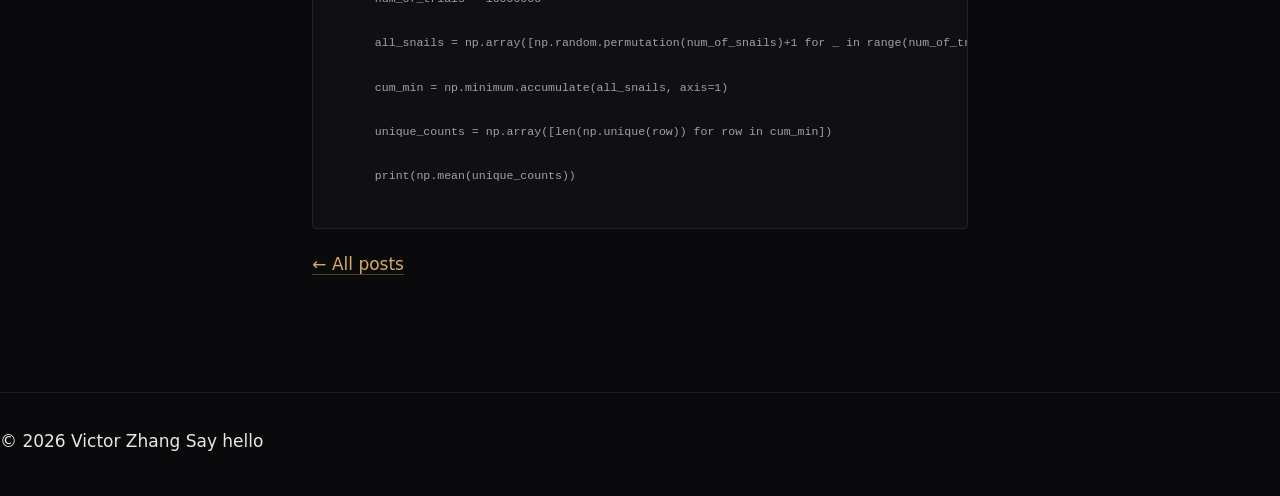
<file: posts/snail/index.html>
<!DOCTYPE html>
<html lang="en">
<head>
<meta charset="utf-8">
<script>document.documentElement.className += ' js';</script>
<meta name="viewport" content="width=device-width, initial-scale=1">
<title>Traffic Jam for Snails — Victor Zhang</title>
<meta name="description" content="N snails on a one-way road, each moving at its own number. The expected number of groups is the harmonic series.">
<meta name="post:tags" content="brain-teaser, probability">
<link rel="icon" href="data:image/svg+xml,%3Csvg xmlns='http://www.w3.org/2000/svg' viewBox='0 0 32 32'%3E%3Crect width='32' height='32' rx='7' fill='%230a0a0c'/%3E%3Ctext x='16' y='22' font-family='Georgia,serif' font-size='17' fill='%23d6ac63' text-anchor='middle'%3EV%3C/text%3E%3C/svg%3E">
<link rel="stylesheet" href="/assets/katex/katex.min.css">
<link rel="stylesheet" href="/assets/style.css">
</head>
<body>

<!-- AURORA:START -->
<div class="aurora" aria-hidden="true"><span></span><span></span><span></span></div>
<!-- AURORA:END -->
<div class="grain" aria-hidden="true"></div>
<div class="spotlight" aria-hidden="true"></div>
<div class="reading-progress" aria-hidden="true"></div>

<div class="shell">

  <header class="site-header">
    <div class="wrap">
      <a class="brand" href="/"><i></i><span>Victor Zhang</span></a>
      <!-- NAV:START -->
      <nav class="nav">
        <a href="/">About</a>
        <a href="/posts/" aria-current="page">Posts</a>
        <a href="/cv/">CV</a>
      </nav>
      <!-- NAV:END -->
    </div>
  </header>

  <main>

    <section class="article-head wrap">
      <p class="article-meta">
        <time datetime="2025-10-19">2025.10.19</time>
        <span>2 min read</span>
        <span>brain-teaser · probability</span>
      </p>
      <h1>Traffic Jam for Snails</h1>
    </section>

    <article class="article-body wrap">
      <!-- BODY:START -->
      <p>Suppose there are $N$ snails and we number them through 1 to $N$, and surprisingly their speed is exactly the same as their number: snail No.1 has a speed of 1m/s, snail No.2 has a speed of 2m/s and etc. Then we randomly place them on a one way road and they start moving. If a fast snail encounters a slow snail, the fast one will reduce its speed and they form a group of snails. If a snail has a speed that no snail can chase it and it cannot chase any other snail, then it forms a group of snails by itself. After a really really long time, what is the expected number of groups of snails?</p>
      <p>The answer is $\sum_{n=1}^{N} \frac{1}{n}$. Let's break it down step by step.</p>
      <p>We just need to consider how many <strong>leaders</strong> there will be, so we can figure out how many groups will finally be formed.</p>
      <ul>
      <li>The first snail (by location) will always lead a group.</li>
      <li>The probability of the second snail leading a group, which is the same as the probability that the second snail is slower than the first one, is $\frac{1}{2}$.
      <ul>
      <li>Just a probability trick: for any two random numbers $a$ and $b$, the probability that $a$ is greater than $b$ is, by symmetry, $\frac{1}{2}$.</li>
      <li>Or you can validate this by calculation:
      <ul>
      <li>If the first snail is No.100, then among all 99 snails left, the probability that the second snail is slower is $99/99$,</li>
      <li>If the first snail is No.99, then among all 99 snails left, the probability that the second snail is slower is $98/99$,</li>
      <li>$\cdots$</li>
      <li>Combine all these cases: the probability that the first snail is No.100 is $1/100$ and that of the second snail is slower is $99/99$, and so on</li>
      <li>$\sum_{p=1}^{100}\frac{p-1}{99}\cdot\frac{1}{100} = \frac{1}{100}\cdot\frac{1}{99}\sum_{p=0}^{99}p = \frac{1}{100}\cdot\frac{\frac{(0+99)\cdot100}{2}}{99} = \frac{1}{100}\cdot50=0.5$</li>
      </ul>
      </li>
      </ul>
      </li>
      <li>The probability of the third snail leading a group, which is the same as the probability that the third snail is slower than the first two, is $\frac{1}{3}$.
      <ul>
      <li>The rationale is the same, so let's skip the calculation. By intuition, we are actually choosing the smallest number among three random numbers $a$, $b$, and $c$. The probability that $a$ is the smallest is $\frac{1}{3}$.</li>
      </ul>
      </li>
      <li>$\cdots$</li>
      <li>Combining all these cases, the expected number will be $\sum_{n=1}^{N} \frac{1}{n}$.</li>
      </ul>
      <p>A simple Python snippet to validate the result.</p>
      <pre><code class="language-python">import numpy as np

      num_of_snails = 100
      num_of_trials = 10000000

      all_snails = np.array([np.random.permutation(num_of_snails)+1 for _ in range(num_of_trials)])

      cum_min = np.minimum.accumulate(all_snails, axis=1)

      unique_counts = np.array([len(np.unique(row)) for row in cum_min])

      print(np.mean(unique_counts))
      </code></pre>
      <!-- BODY:END -->
      <p><a href="/posts/">← All posts</a></p>
    </article>

  </main>

  <footer class="site-footer">
    <!-- FOOTER:START -->
    <span>© <span data-year></span> Victor Zhang</span>
    <span><a href="mailto:v_zhang@icloud.com">Say hello</a></span>
    <!-- FOOTER:END -->
  </footer>

</div>

<script src="/assets/katex/katex.min.js"></script>
<script src="/assets/katex/auto-render.min.js"></script>
<script src="/assets/main.js"></script>
</body>
</html>
</file>
<file: assets/style.css>
/* ==========================================================================
   Victor Zhang — personal site
   One stylesheet, no build step, no framework.
   ========================================================================== */

/* ---------- tokens ---------- */

:root {
  --bg:          #0a0a0c;
  --bg-soft:     #101014;
  --ink:         #e9e7e2;
  --ink-dim:     #a1a0a8;
  --ink-faint:   #66656e;
  --gold:        #d6ac63;
  --gold-line:   rgba(214, 172, 99, .35);
  --gold-wash:   rgba(214, 172, 99, .10);
  --line:        rgba(255, 255, 255, .075);
  --line-strong: rgba(255, 255, 255, .14);

  --serif: "Iowan Old Style", "Palatino Linotype", Palatino, Georgia, "Songti SC", serif;
  --sans:  -apple-system, BlinkMacSystemFont, "Segoe UI", "PingFang SC",
           "Hiragino Sans GB", "Microsoft YaHei", system-ui, sans-serif;
  --mono:  "SF Mono", SFMono-Regular, "Cascadia Code", Consolas, monospace;

  --page: 1040px;
  --prose: 68ch;
  --ease: cubic-bezier(.16, 1, .3, 1);
}

/* ---------- reset ---------- */

*, *::before, *::after { box-sizing: border-box; }

html {
  -webkit-text-size-adjust: 100%;
  scroll-behavior: smooth;
}

body {
  margin: 0;
  background: var(--bg);
  color: var(--ink);
  font-family: var(--sans);
  font-size: 17px;
  line-height: 1.72;
  -webkit-font-smoothing: antialiased;
  text-rendering: optimizeLegibility;
  overflow-x: hidden;
}

img { max-width: 100%; height: auto; display: block; }
a { color: inherit; text-decoration: none; }

::selection { background: var(--gold); color: #0a0a0c; }

:focus-visible {
  outline: 2px solid var(--gold);
  outline-offset: 3px;
  border-radius: 2px;
}

/* ---------- background layers ---------- */

/* Soft colour clouds. No CSS filter — a plain radial-gradient fade is
   nearly free to paint, while filter:blur() on surfaces this large forces
   software rendering on machines without GPU acceleration. */

.aurora {
  position: absolute;
  inset: 0;
  z-index: 0;
  pointer-events: none;
  overflow: hidden;
}

.aurora span {
  position: absolute;
  display: block;
  border-radius: 50%;
  opacity: .55;
}

/* Ambient light for the top of the page. The layer is absolutely positioned,
   so it belongs to the top of the document and scrolls away instead of
   sticking to the corner of the viewport. */

.aurora span:nth-child(1) {
  width: 60vw; height: 60vw;
  top: -46vw; left: -34vw;
  background: radial-gradient(circle,
    rgba(206, 156, 74, .36) 0%,
    rgba(206, 156, 74, .17) 32%,
    rgba(206, 156, 74, .05) 52%,
    transparent 70%);
  animation: drift-a 26s var(--ease) infinite alternate;
}

.aurora span:nth-child(2) {
  width: 54vw; height: 54vw;
  top: 18vh; right: -18vw;
  background: radial-gradient(circle,
    rgba(96, 110, 190, .26) 0%,
    rgba(96, 110, 190, .11) 32%,
    rgba(96, 110, 190, .03) 52%,
    transparent 70%);
  animation: drift-b 32s var(--ease) infinite alternate;
}

.aurora span:nth-child(3) {
  width: 46vw; height: 46vw;
  bottom: -18vw; left: 30vw;
  background: radial-gradient(circle,
    rgba(150, 90, 140, .18) 0%,
    rgba(150, 90, 140, .08) 32%,
    transparent 70%);
  animation: drift-c 38s var(--ease) infinite alternate;
}

@keyframes drift-a {
  to { transform: translate3d(9vw, 7vh, 0) scale(1.22); }
}
@keyframes drift-b {
  to { transform: translate3d(-11vw, 9vh, 0) scale(1.16); }
}
@keyframes drift-c {
  to { transform: translate3d(7vw, -9vh, 0) scale(1.24); }
}

/* film grain, keeps the flat gradient from banding */
.grain {
  position: fixed;
  inset: 0;
  z-index: 1;
  pointer-events: none;
  opacity: .035;
  background-image: url("data:image/svg+xml,%3Csvg xmlns='http://www.w3.org/2000/svg' width='200' height='200'%3E%3Cfilter id='n'%3E%3CfeTurbulence type='fractalNoise' baseFrequency='.82' numOctaves='3'/%3E%3C/filter%3E%3Crect width='200' height='200' filter='url(%23n)'/%3E%3C/svg%3E");
}

/* Soft light that follows the pointer. A small element moved with transform
   is far cheaper than repainting a full-screen gradient on every move. */

.spotlight {
  position: fixed;
  top: -300px;
  left: -300px;
  width: 600px;
  height: 600px;
  border-radius: 50%;
  z-index: 1;
  pointer-events: none;
  opacity: 0;
  transition: opacity .6s ease;
  transform: translate3d(var(--mx, 50vw), var(--my, 30vh), 0);
  background: radial-gradient(circle,
    rgba(214, 172, 99, .10),
    rgba(214, 172, 99, .04) 42%,
    transparent 70%);
}
body.has-pointer .spotlight { opacity: 1; }

/* ---------- shell ---------- */

.shell {
  position: relative;
  z-index: 2;
  min-height: 100vh;
  display: flex;
  flex-direction: column;
}

.wrap {
  width: 100%;
  max-width: var(--page);
  margin-inline: auto;
  padding-inline: clamp(20px, 5vw, 40px);
}

main { flex: 1; }

/* ---------- header ---------- */

.site-header {
  position: sticky;
  top: 0;
  z-index: 20;
  background: rgba(10, 10, 12, 0);
  border-bottom: 1px solid transparent;
  transition: background .3s ease, border-color .3s ease;
}

.site-header.is-scrolled {
  background: rgba(10, 10, 12, .94);
  border-bottom-color: var(--line);
}

.site-header .wrap {
  height: 68px;
  display: flex;
  align-items: center;
  justify-content: space-between;
  gap: 24px;
}

.brand {
  font-family: var(--mono);
  font-size: 13px;
  letter-spacing: .16em;
  text-transform: uppercase;
  color: var(--ink);
  display: inline-flex;
  align-items: center;
  gap: 10px;
}

.brand i {
  width: 6px; height: 6px;
  border-radius: 50%;
  background: var(--gold);
  box-shadow: 0 0 12px var(--gold);
  animation: pulse 2.6s ease-in-out infinite;
}

@keyframes pulse {
  0%, 100% { opacity: .45; transform: scale(.85); }
  50%      { opacity: 1;   transform: scale(1.15); }
}

.nav {
  display: flex;
  gap: clamp(16px, 3vw, 34px);
  font-family: var(--mono);
  font-size: 12px;
  letter-spacing: .13em;
  text-transform: uppercase;
}

.nav a {
  position: relative;
  color: var(--ink-dim);
  padding-block: 6px;
  transition: color .3s ease;
}

.nav a::after {
  content: "";
  position: absolute;
  left: 0; bottom: 0;
  width: 100%; height: 1px;
  background: var(--gold);
  transform: scaleX(0);
  transform-origin: right;
  transition: transform .45s var(--ease);
}

.nav a:hover,
.nav a[aria-current="page"] { color: var(--ink); }

.nav a:hover::after,
.nav a[aria-current="page"]::after {
  transform: scaleX(1);
  transform-origin: left;
}

/* ---------- hero ---------- */

.hero {
  padding-block: clamp(64px, 14vh, 148px) clamp(40px, 8vh, 96px);
  position: relative;
}

.kicker {
  font-family: var(--mono);
  font-size: 12px;
  letter-spacing: .2em;
  text-transform: uppercase;
  color: var(--gold);
  margin: 0 0 26px;
  display: flex;
  align-items: center;
  gap: 14px;
}

.kicker::after {
  content: "";
  height: 1px;
  flex: 1;
  max-width: 180px;
  background: linear-gradient(90deg, var(--gold-line), transparent);
}

.hero h1 {
  font-family: var(--serif);
  font-weight: 400;
  font-size: clamp(2.9rem, 8.4vw, 6.1rem);
  line-height: .98;
  letter-spacing: -.02em;
  margin: 0;
  max-width: 16ch;
}

/* per-character entrance; JS wraps each glyph in .ch */
.hero h1 .ch {
  display: inline-block;
  white-space: pre;
  opacity: 0;
  transform: translateY(.5em) rotateX(-55deg);
  filter: blur(5px);
  transform-origin: 50% 100%;
  animation: char-in .95s var(--ease) forwards;
  animation-delay: calc(var(--i) * 45ms + 120ms);
}

@keyframes char-in {
  to { opacity: 1; transform: none; filter: blur(0); }
}

.hero .tagline {
  font-family: var(--serif);
  font-style: italic;
  font-size: clamp(1.05rem, 2vw, 1.4rem);
  color: var(--ink-dim);
  margin: 30px 0 0;
  max-width: 34ch;
  opacity: 0;
  animation: fade-up 1s var(--ease) .85s forwards;
}

@keyframes fade-up {
  from { opacity: 0; transform: translateY(14px); }
  to   { opacity: 1; transform: none; }
}

/* ---------- prose blocks ---------- */

.lede {
  font-size: clamp(1.06rem, 1.6vw, 1.2rem);
  color: var(--ink);
  max-width: var(--prose);
}

.lede + .lede { margin-top: 1.1em; }

.prose {
  max-width: var(--prose);
  color: var(--ink-dim);
}

.prose p { margin: 0 0 1.25em; }
.prose p:last-child { margin-bottom: 0; }
.prose strong { color: var(--ink); font-weight: 600; }

.prose a {
  color: var(--gold);
  border-bottom: 1px solid var(--gold-line);
  transition: background .3s ease, border-color .3s ease;
}
.prose a:hover {
  background: var(--gold-wash);
  border-bottom-color: var(--gold);
}

.about-grid {
  display: grid;
  grid-template-columns: minmax(0, 1.35fr) minmax(0, 1fr);
  gap: clamp(32px, 6vw, 72px);
  align-items: start;
  padding-bottom: clamp(56px, 10vh, 104px);
}

.portrait { margin: 0; }

.portrait img {
  width: 100%;
  border-radius: 2px;
  border: 1px solid var(--line);
  filter: saturate(.85) contrast(1.04);
  transform: perspective(900px) rotateY(-4deg);
  transition: transform .8s var(--ease), border-color .5s ease, filter .8s ease;
}

.portrait:hover img {
  transform: perspective(900px) rotateY(0deg) translateY(-4px);
  border-color: var(--line-strong);
  filter: saturate(1) contrast(1.06);
}

.portrait figcaption {
  margin-top: 12px;
  font-family: var(--mono);
  font-size: 11px;
  letter-spacing: .06em;
  line-height: 1.5;
  color: var(--ink-faint);
}

.section {
  padding-block: clamp(56px, 9vh, 96px);
  border-top: 1px solid var(--line);
}

.section-head {
  display: flex;
  align-items: baseline;
  justify-content: space-between;
  gap: 20px;
  margin-bottom: 34px;
}

.section-head h2 {
  font-family: var(--mono);
  font-size: 12px;
  letter-spacing: .2em;
  text-transform: uppercase;
  color: var(--ink-faint);
  font-weight: 400;
  margin: 0;
}

.section-head a {
  font-family: var(--mono);
  font-size: 12px;
  letter-spacing: .1em;
  color: var(--gold);
  transition: opacity .3s ease;
}
.section-head a:hover { opacity: .7; }

/* ---------- link row ---------- */

.links {
  display: flex;
  flex-wrap: wrap;
  gap: 10px;
  margin-top: 34px;
}

.links a {
  font-family: var(--mono);
  font-size: 12px;
  letter-spacing: .1em;
  text-transform: uppercase;
  color: var(--ink-dim);
  border: 1px solid var(--line);
  border-radius: 999px;
  padding: 9px 18px;
  transition: color .35s ease, border-color .35s ease, background .35s ease,
              transform .35s var(--ease);
}

.links a:hover {
  color: var(--bg);
  background: var(--gold);
  border-color: var(--gold);
  transform: translateY(-2px);
}

/* ---------- post list ---------- */

.post-list { border-top: 1px solid var(--line); }

.post-row {
  display: grid;
  grid-template-columns: 118px minmax(0, 1fr) 24px;
  gap: clamp(16px, 3vw, 34px);
  align-items: baseline;
  padding: 26px 0;
  border-bottom: 1px solid var(--line);
  position: relative;
}

.post-row::before {
  content: "";
  position: absolute;
  inset: 0 -16px;
  background: linear-gradient(90deg, var(--gold-wash), transparent 70%);
  opacity: 0;
  transform: scaleX(.96);
  transform-origin: left;
  transition: opacity .45s ease, transform .55s var(--ease);
  pointer-events: none;
}

.post-row:hover::before { opacity: 1; transform: scaleX(1); }

.post-row time {
  font-family: var(--mono);
  font-size: 12px;
  letter-spacing: .06em;
  color: var(--ink-faint);
  position: relative;
}

.post-row h3 {
  font-family: var(--serif);
  font-weight: 400;
  font-size: clamp(1.15rem, 2.1vw, 1.5rem);
  line-height: 1.3;
  margin: 0 0 6px;
  position: relative;
  transition: color .35s ease, transform .5s var(--ease);
}

.post-row:hover h3 { color: var(--gold); transform: translateX(4px); }

.post-row p {
  margin: 0;
  font-size: .93rem;
  color: var(--ink-faint);
  position: relative;
  max-width: 62ch;
}

.post-row .go {
  font-family: var(--mono);
  color: var(--ink-faint);
  position: relative;
  transition: transform .45s var(--ease), color .35s ease;
}

.post-row:hover .go { transform: translateX(5px); color: var(--gold); }

.tags {
  display: flex;
  gap: 8px;
  margin-top: 12px;
  flex-wrap: wrap;
}

.tags span {
  font-family: var(--mono);
  font-size: 10px;
  letter-spacing: .1em;
  text-transform: uppercase;
  color: var(--ink-faint);
  border: 1px solid var(--line);
  border-radius: 999px;
  padding: 2px 9px;
}

/* ---------- article ---------- */

.article-head {
  padding-block: clamp(56px, 10vh, 108px) clamp(28px, 5vh, 48px);
  max-width: var(--prose);
}

.article-head h1 {
  font-family: var(--serif);
  font-weight: 400;
  font-size: clamp(1.9rem, 4.6vw, 3.1rem);
  line-height: 1.14;
  letter-spacing: -.015em;
  margin: 18px 0 0;
}

.article-meta {
  font-family: var(--mono);
  font-size: 12px;
  letter-spacing: .1em;
  color: var(--ink-faint);
  display: flex;
  gap: 18px;
  flex-wrap: wrap;
}

.article-body {
  max-width: var(--prose);
  padding-bottom: clamp(56px, 10vh, 96px);
}

.article-body > p,
.article-body > ul,
.article-body > ol { color: var(--ink-dim); margin: 0 0 1.35em; }

.article-body h2 {
  font-family: var(--serif);
  font-weight: 400;
  font-size: clamp(1.35rem, 2.6vw, 1.8rem);
  margin: 2.2em 0 .7em;
  color: var(--ink);
  padding-bottom: .35em;
  border-bottom: 1px solid var(--line);
}

.article-body h3 {
  font-family: var(--mono);
  font-size: 12px;
  letter-spacing: .16em;
  text-transform: uppercase;
  color: var(--gold);
  font-weight: 400;
  margin: 2em 0 .8em;
}

.article-body ul,
.article-body ol { padding-left: 1.3em; }
.article-body ul ul { margin: .5em 0 .2em; padding-left: 1.1em; }
.article-body li { margin-bottom: .55em; }
.article-body li::marker { color: var(--gold-line); }

.article-body a {
  color: var(--gold);
  border-bottom: 1px solid var(--gold-line);
  transition: background .3s ease, border-color .3s ease;
}
.article-body a:hover { background: var(--gold-wash); border-bottom-color: var(--gold); }

.article-body code {
  font-family: var(--mono);
  font-size: .86em;
  background: rgba(255, 255, 255, .05);
  border: 1px solid var(--line);
  border-radius: 3px;
  padding: .1em .38em;
  color: var(--ink);
}

.article-body pre {
  background: var(--bg-soft);
  border: 1px solid var(--line);
  border-radius: 4px;
  padding: 18px 20px;
  overflow-x: auto;
  margin: 0 0 1.6em;
  font-size: .84rem;
  line-height: 1.65;
}

.article-body pre code {
  background: none;
  border: 0;
  padding: 0;
  color: var(--ink-dim);
}

.article-body blockquote {
  margin: 0 0 1.5em;
  padding-left: 18px;
  border-left: 2px solid var(--gold-line);
  color: var(--ink-faint);
  font-style: italic;
}

/* math */
.katex { font-size: 1.02em; }
.katex-display {
  margin: 1.7em 0;
  padding: 6px 0;
  overflow-x: auto;
  overflow-y: hidden;
}
.katex-display::-webkit-scrollbar { height: 4px; }
.katex-display::-webkit-scrollbar-thumb { background: var(--line-strong); border-radius: 2px; }

.reading-progress {
  position: fixed;
  top: 0; left: 0;
  height: 2px;
  width: 100%;
  transform: scaleX(0);
  transform-origin: left;
  background: linear-gradient(90deg, var(--gold-line), var(--gold));
  z-index: 40;
}

/* ---------- CV ---------- */

.cv-head {
  padding-block: clamp(56px, 10vh, 104px) clamp(32px, 5vh, 56px);
}

.cv-head h1 {
  font-family: var(--serif);
  font-weight: 400;
  font-size: clamp(2.1rem, 5.5vw, 3.6rem);
  line-height: 1.05;
  margin: 14px 0 18px;
}

.cv-contact {
  font-family: var(--mono);
  font-size: 12px;
  letter-spacing: .08em;
  color: var(--ink-faint);
  display: flex;
  gap: 20px;
  flex-wrap: wrap;
}

.cv-contact a { color: var(--gold); }
.cv-contact a:hover { border-bottom: 1px solid var(--gold); }

.cv-block {
  border-top: 1px solid var(--line);
  padding-block: clamp(30px, 5vh, 46px);
  display: grid;
  grid-template-columns: 150px minmax(0, 1fr);
  gap: clamp(18px, 4vw, 48px);
}

.cv-block > h2 {
  font-family: var(--mono);
  font-size: 11px;
  letter-spacing: .18em;
  text-transform: uppercase;
  color: var(--gold);
  font-weight: 400;
  margin: 6px 0 0;
  position: sticky;
  top: 92px;
  align-self: start;
}

.cv-item + .cv-item { margin-top: 30px; }

.cv-item-head {
  display: flex;
  justify-content: space-between;
  gap: 16px;
  align-items: baseline;
  flex-wrap: wrap;
}

.cv-item-head h3 {
  font-family: var(--serif);
  font-weight: 400;
  font-size: 1.14rem;
  margin: 0;
  color: var(--ink);
}

.cv-item-head .when {
  font-family: var(--mono);
  font-size: 11px;
  letter-spacing: .08em;
  color: var(--ink-faint);
  white-space: nowrap;
}

.cv-role {
  font-size: .9rem;
  color: var(--gold);
  margin: 4px 0 10px;
}

.cv-item ul {
  margin: 10px 0 0;
  padding-left: 1.1em;
  color: var(--ink-dim);
  font-size: .94rem;
}

.cv-item li { margin-bottom: .45em; }
.cv-item li::marker { color: var(--gold-line); }

.cv-note { color: var(--ink-dim); font-size: .94rem; margin: 0; }

/* ---------- footer ---------- */

.site-footer {
  border-top: 1px solid var(--line);
  padding-block: 34px 40px;
  margin-top: auto;
}

.site-footer .wrap {
  display: flex;
  justify-content: space-between;
  gap: 18px;
  flex-wrap: wrap;
  font-family: var(--mono);
  font-size: 11px;
  letter-spacing: .1em;
  text-transform: uppercase;
  color: var(--ink-faint);
}

.site-footer a { transition: color .3s ease; }
.site-footer a:hover { color: var(--gold); }

/* ---------- reveal on scroll ---------- */

/* Hidden only when JS is running (html.js set by an inline head script),
   so the site still reads fine with scripting off. */

.js .reveal {
  opacity: 0;
  transform: translateY(22px);
  transition: opacity .9s var(--ease), transform .9s var(--ease);
}

.js .reveal.in { opacity: 1; transform: none; }

.reveal[data-delay="1"] { transition-delay: .09s; }
.reveal[data-delay="2"] { transition-delay: .18s; }
.reveal[data-delay="3"] { transition-delay: .27s; }

@media print {
  .reveal, .js .reveal { opacity: 1 !important; transform: none !important; }
  .aurora, .grain, .spotlight, .reading-progress, .site-header { display: none !important; }
}

/* ---------- 404 ---------- */

.notfound {
  min-height: 62vh;
  display: grid;
  place-content: center;
  text-align: center;
  gap: 12px;
}

.notfound h1 {
  font-family: var(--serif);
  font-weight: 400;
  font-size: clamp(4rem, 14vw, 9rem);
  line-height: 1;
  margin: 0;
  color: var(--gold);
  opacity: .85;
}

.notfound p { color: var(--ink-faint); font-family: var(--mono); font-size: 12px; letter-spacing: .14em; text-transform: uppercase; }

/* ---------- page transitions (progressive) ---------- */

@view-transition { navigation: auto; }

::view-transition-old(root),
::view-transition-new(root) {
  animation-duration: .42s;
  animation-timing-function: var(--ease);
}

/* ---------- responsive ---------- */

@media (max-width: 780px) {
  body { font-size: 16px; }

  .about-grid { grid-template-columns: 1fr; }
  .portrait { max-width: 340px; order: -1; }

  .post-row {
    grid-template-columns: 1fr 20px;
    gap: 6px 16px;
  }
  .post-row time { grid-column: 1 / -1; }
  .post-row .go { grid-row: 2; grid-column: 2; align-self: center; }

  .cv-block { grid-template-columns: 1fr; gap: 12px; }
  .cv-block > h2 { position: static; }

  .site-header .wrap { height: 60px; }
  .brand span { display: none; }
}

/* ---------- low-spec fallback ----------

   Give <html> the class "lite" and the ambient layers plus every entrance
   animation are dropped, leaving a plain fast page. Useful on machines
   without GPU acceleration (remote desktops, locked-down laptops). */

.lite .aurora,
.lite .spotlight,
.lite .grain { display: none; }

.lite .hero h1 .ch {
  opacity: 1;
  transform: none;
  filter: none;
  animation: none;
}

.lite .reveal { opacity: 1 !important; transform: none !important; transition: none !important; }
.lite .hero .tagline { opacity: 1; animation: none; }

/* ---------- reduced motion ---------- */

@media (prefers-reduced-motion: reduce) {
  html { scroll-behavior: auto; }

  *, *::before, *::after {
    animation-duration: .001ms !important;
    animation-iteration-count: 1 !important;
    transition-duration: .001ms !important;
  }

  .hero h1 .ch,
  .hero .tagline,
  .reveal {
    opacity: 1 !important;
    transform: none !important;
    filter: none !important;
  }

  .spotlight { display: none; }
}
</file>
